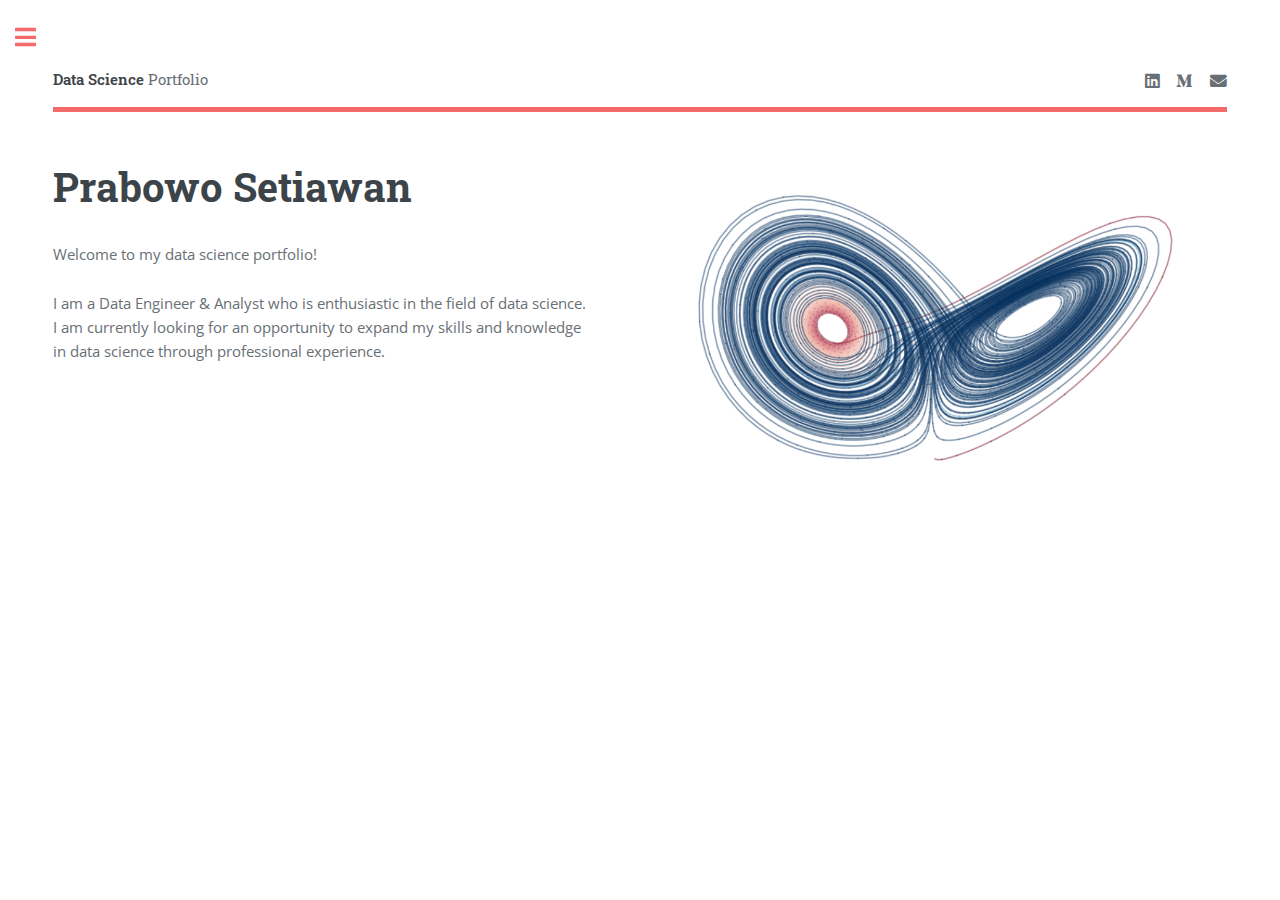
<file: index.html>
<!DOCTYPE HTML>
<!--
	Editorial by HTML5 UP
	html5up.net | @ajlkn
	Free for personal and commercial use under the CCA 3.0 license (html5up.net/license)
-->

<html>
	<head>
		<title>Prabowo Setiawan - Portfolio</title>
		<meta charset="utf-8" />
		<meta name="viewport" content="width=device-width, initial-scale=1, user-scalable=no" />
		<link rel="stylesheet" href="assets/css/main.css" />
	</head>
	<style>
		h1 {
			font-size: 300%;
		}
		p {
			font-size: 110%;
		}
	</style>
	<body class="is-preload">

		<!-- Wrapper -->
			<div id="wrapper">

				<!-- Main -->
					<div id="main">
						<div class="inner">

							<!-- Header -->
								<header id="header">
									<a href="index.html" class="logo"><strong>Data Science</strong> Portfolio</a>
									<ul class="icons">
										<li><a href="https://www.linkedin.com/in/prabowo-setiawan/" class="icon brands fa-linkedin"><span class="label">LinkedIn</span></a></li>
										<li><a href="https://medium.com/@prabowoas1002/" class="icon brands fa-medium-m"><span class="label">Medium</span></a></li>
										<li><a href="mailto:prabowo.ast@gmail.com" class="icon solid fa-envelope"><span class="label">Email</span></a></li>
									</ul>
								</header>

							<!-- Banner -->
								<section id="banner">
									<div class="content">
										<header>
											<h1>Prabowo Setiawan</h1>
										</header>
										<p>
											<h2></h2>
										</p>
										<p>Welcome to my data science portfolio! <br> <br>I am a Data Engineer & Analyst who is enthusiastic in the field of data science. I am currently looking for an opportunity to expand my skills and knowledge in data science through professional experience.</p>
									</div>
									<span class="image object">
										<img src="images/lorenz_ls.png" alt="" /> <!-- INSERT MPT GRAPH -->
									</span>
								</section>
						</div>
					</div>

				<!-- Sidebar -->
					<div id="sidebar">
						<div class="inner">
							<!-- Menu -->
								<nav id="menu">
									<header class="major">
										<h2>Menu</h2>
									</header>
									<ul>
										<li><a href="index.html">Home</a></li>
										<li><a href="about_me.html">About Me</a></li>
										<li><a href="resume.html">Resume</a></li>
										<li>
											<span class="opener">Projects</span>
											<ul>
												<li><a href="starbucks.html">Starbucks Customer Behavior - Rewards App</a></li>
												<li><a href="infogan.html">InfoGAN - Study on MNIST Dataset</a></li>
											</ul>
										</li>
									</ul>
								</nav>

							<!-- Footer -->
								<footer id="footer">
									<p class="copyright">&copy; HTML5 UP. All rights reserved. <a href="https://html5up.net">HTML5 UP</a>.</p>
								</footer>

						</div>
					</div>

			</div>

		<!-- Scripts -->
			<script src="assets/js/jquery.min.js"></script>
			<script src="assets/js/browser.min.js"></script>
			<script src="assets/js/breakpoints.min.js"></script>
			<script src="assets/js/util.js"></script>
			<script src="assets/js/main.js"></script>

	</body>
</html>
</file>
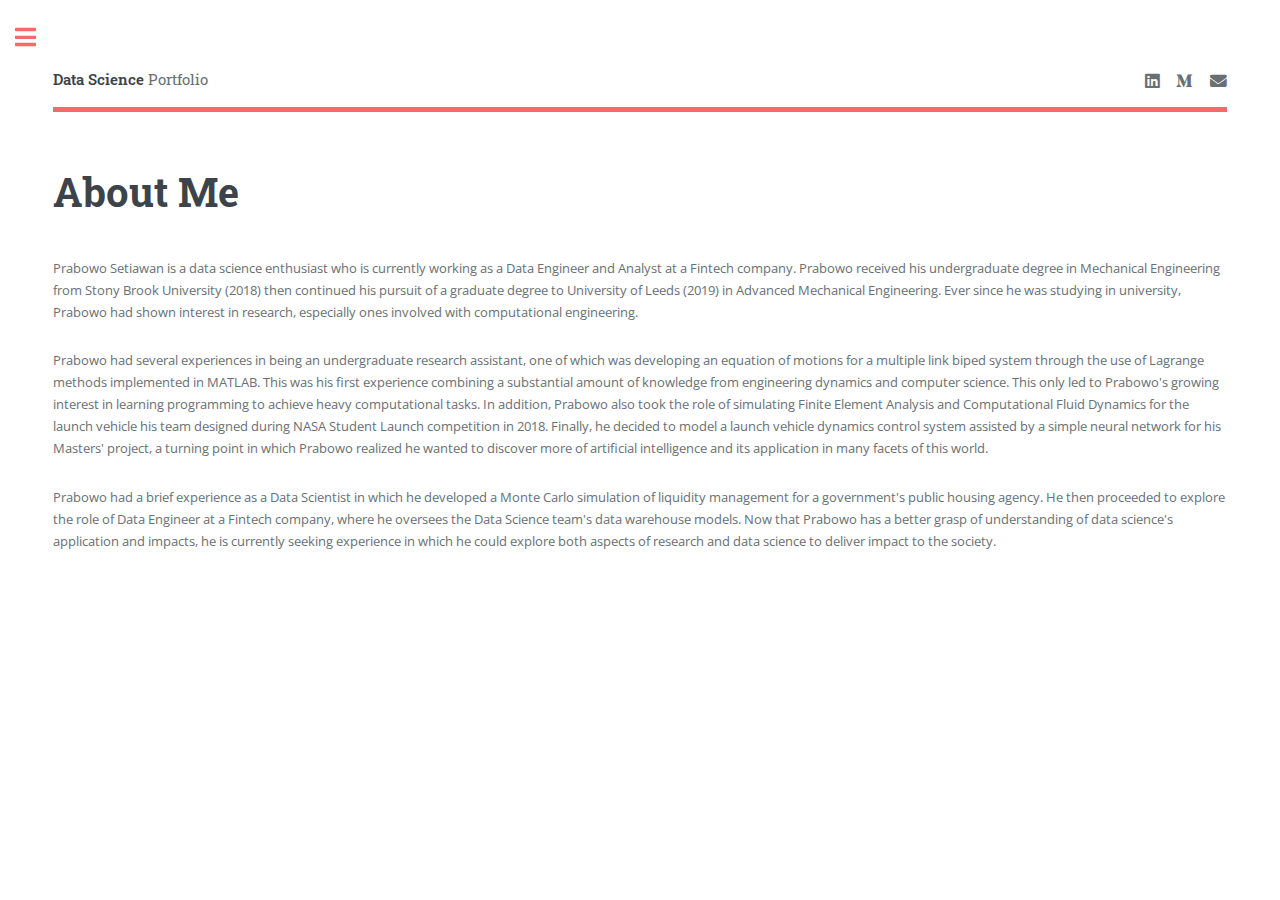
<file: about_me.html>
<!DOCTYPE HTML>
<!--
	Editorial by HTML5 UP
	html5up.net | @ajlkn
	Free for personal and commercial use under the CCA 3.0 license (html5up.net/license)
-->
<html>
	<head>
		<title>Prabowo Setiawan - About Me</title>
		<meta charset="utf-8" />
		<meta name="viewport" content="width=device-width, initial-scale=1, user-scalable=no" />
		<link rel="stylesheet" href="assets/css/main.css" />
	</head>
	<style>
		h1 {
			font-size: 300%;
		}
	</style>
	<body class="is-preload">
		<!-- Wrapper -->
			<div id="wrapper">

				<!-- Main -->
					<div id="main">
						<div class="inner">

							<!-- Header -->
								<header id="header">
									<a href="index.html" class="logo"><strong>Data Science</strong> Portfolio</a>
									<ul class="icons">
										<li><a href="https://www.linkedin.com/in/prabowo-setiawan/" class="icon brands fa-linkedin"><span class="label">LinkedIn</span></a></li>
										<li><a href="https://medium.com/@prabowoas1002/" class="icon brands fa-medium-m"><span class="label">Medium</span></a></li>
										<li><a href="mailto:prabowo.ast@gmail.com" class="icon solid fa-envelope"><span class="label">Email</span></a></li>
									</ul>
								</header>

							<!-- Content -->
								<section>
									<header class="main">
										<h1>About Me</h1>
									</header>
									<!--span class="image main"><img src="images/pic11.jpg" alt="" /></span-->
									<p>
										Prabowo Setiawan is a data science enthusiast who is currently working as a Data Engineer and Analyst at a Fintech company. Prabowo received his undergraduate degree in Mechanical Engineering from Stony Brook University (2018) then continued his pursuit of a graduate degree to University of Leeds (2019) in Advanced Mechanical Engineering. Ever since he was studying in university, Prabowo had shown interest in research, especially ones involved with computational engineering.
									</p>
									<p>
										Prabowo had several experiences in being an undergraduate research assistant, one of which was developing an equation of motions for a multiple link biped system through the use of Lagrange methods implemented in MATLAB. This was his first experience combining a substantial amount of knowledge from engineering dynamics and computer science. This only led to Prabowo's growing interest in learning programming to achieve heavy computational tasks. 
										In addition, Prabowo also took the role of simulating Finite Element Analysis and Computational Fluid Dynamics for the launch vehicle his team designed during NASA Student Launch competition in 2018. Finally, he decided to model a launch vehicle dynamics control system assisted by a simple neural network for his Masters' project, a turning point in which Prabowo realized he wanted to discover more of artificial intelligence and its application in many facets of this world.
									</p>
									<p>
										Prabowo had a brief experience as a Data Scientist in which he developed a Monte Carlo simulation of liquidity management for a government's public housing agency. He then proceeded to explore the role of Data Engineer at a Fintech company, where he oversees the Data Science team's data warehouse models. Now that Prabowo has a better grasp of understanding of data science's application and impacts, he is currently seeking experience in which he could explore both aspects of research and data science to deliver impact to the society. 
									</p>

									<!--hr class="major" />

									<h2>Magna etiam veroeros</h2>
									<p>Content</p>
									<p>Content</p-->
								</section>
						</div>
					</div>

				<!-- Sidebar -->
				<div id="sidebar">
					<div class="inner">
						<!-- Menu -->
							<nav id="menu">
								<header class="major">
									<h2>Menu</h2>
								</header>
								<ul>
									<li><a href="index.html">Home</a></li>
									<li><a href="about_me.html">About Me</a></li>
									<li><a href="resume.html">Resume</a></li>
									<li>
										<span class="opener">Projects</span>
										<ul>
											<li><a href="starbucks.html">Starbucks Customer Behavior - Rewards App</a></li>
											<li><a href="infogan.html">InfoGAN - Study on MNIST Dataset</a></li>
										</ul>
									</li>
								</ul>
							</nav>

						<!-- Footer -->
							<footer id="footer">
								<p class="copyright">&copy; HTML5 UP. All rights reserved. <a href="https://html5up.net">HTML5 UP</a>.</p>
							</footer>

					</div>
				</div>

			</div>

		<!-- Scripts -->
			<script src="assets/js/jquery.min.js"></script>
			<script src="assets/js/browser.min.js"></script>
			<script src="assets/js/breakpoints.min.js"></script>
			<script src="assets/js/util.js"></script>
			<script src="assets/js/main.js"></script>

	</body>
</html>
</file>
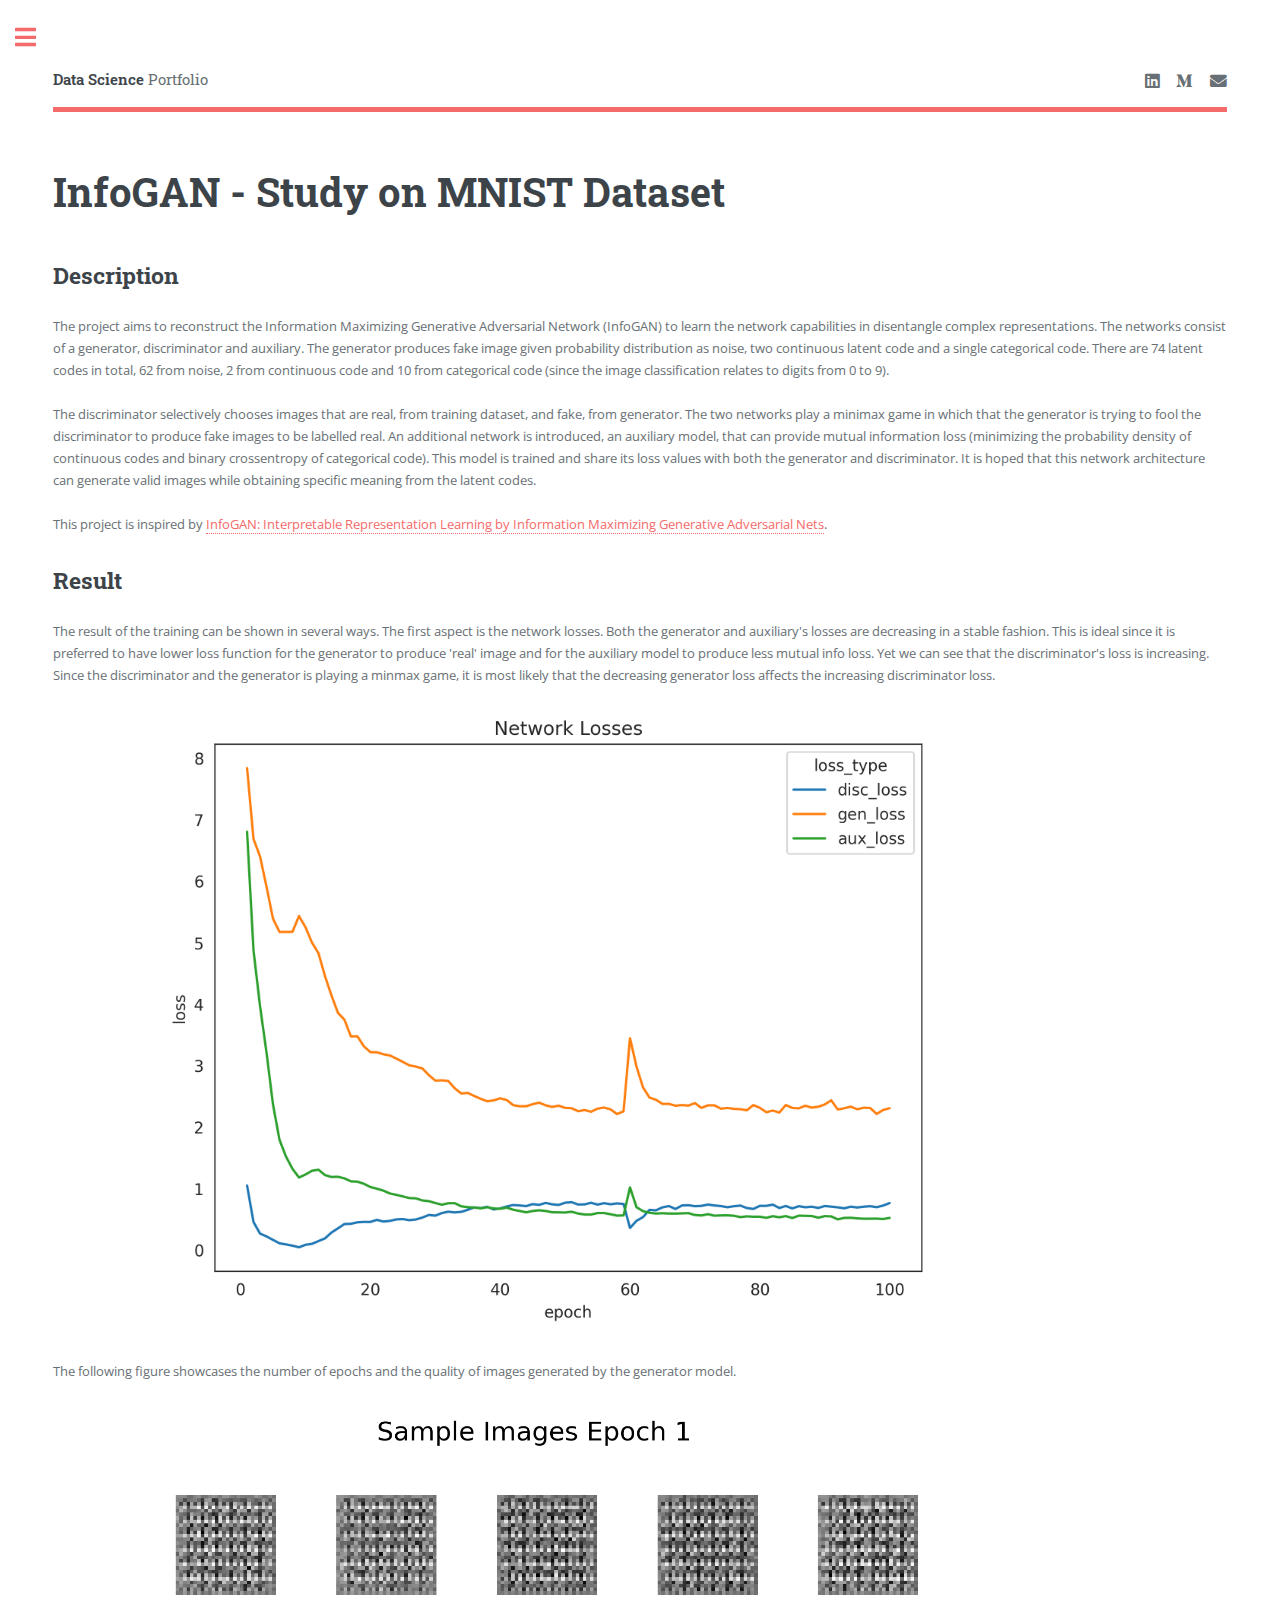
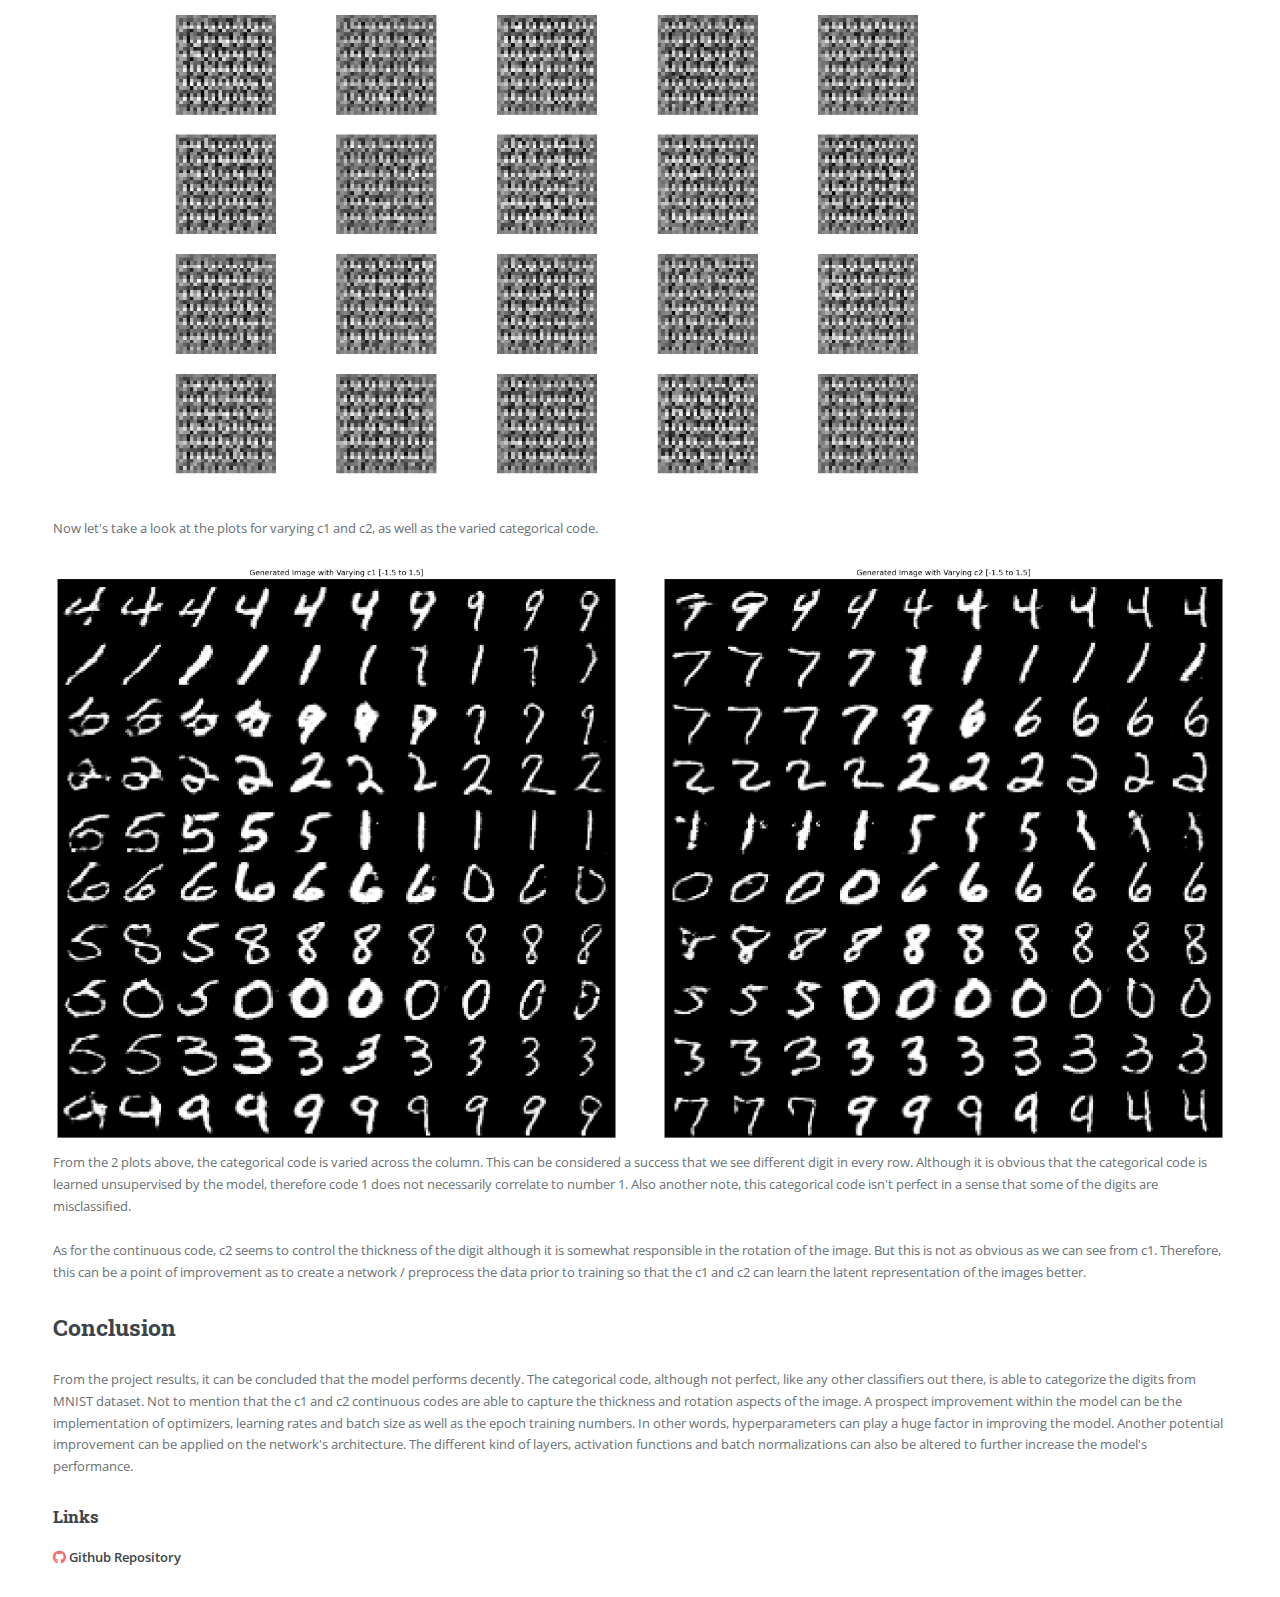
<file: infogan.html>
<!DOCTYPE HTML>
<!--
	Editorial by HTML5 UP
	html5up.net | @ajlkn
	Free for personal and commercial use under the CCA 3.0 license (html5up.net/license)
-->
<html>
	<head>
		<title>InfoGAN - Study on MNIST Dataset</title>
		<meta charset="utf-8" />
		<meta name="viewport" content="width=device-width, initial-scale=1, user-scalable=no" />
		<link rel="stylesheet" href="assets/css/main.css" />
	</head>
	<style>
		h1 {
			font-size: 300%;
		}
	</style>
	<body class="is-preload">
		<!-- Wrapper -->
			<div id="wrapper">

				<!-- Main -->
					<div id="main">
						<div class="inner">

							<!-- Header -->
								<header id="header">
									<a href="index.html" class="logo"><strong>Data Science</strong> Portfolio</a>
									<ul class="icons">
										<li><a href="https://www.linkedin.com/in/prabowo-setiawan/" class="icon brands fa-linkedin"><span class="label">LinkedIn</span></a></li>
										<li><a href="https://medium.com/@prabowoas1002/" class="icon brands fa-medium-m"><span class="label">Medium</span></a></li>
										<li><a href="mailto:prabowo.ast@gmail.com" class="icon solid fa-envelope"><span class="label">Email</span></a></li>
									</ul>
								</header>
							<!-- Content -->
								<section>
									<header class="main">
										<h1>InfoGAN - Study on MNIST Dataset</h1>
									</header>

									<h2>Description</h2>
									<p>
										The project aims to reconstruct the Information Maximizing Generative Adversarial Network (InfoGAN) to learn the network capabilities in disentangle complex representations. The networks consist of a generator, discriminator and auxiliary. The generator produces fake image given probability distribution as noise, two continuous latent code and a single categorical code. There are 74 latent codes in total, 62 from noise, 2 from continuous code and 10 from categorical code (since the image classification relates to digits from 0 to 9). <br></br>

                                        The discriminator selectively chooses images that are real, from training dataset, and fake, from generator. The two networks play a minimax game in which that the generator is trying to fool the discriminator to produce fake images to be labelled real. An additional network is introduced, an auxiliary model, that can provide mutual information loss (minimizing the probability density of continuous codes and binary crossentropy of categorical code). This model is trained and share its loss values with both the generator and discriminator. It is hoped that this network architecture can generate valid images while obtaining specific meaning from the latent codes. <br></br>

                                        This project is inspired by <a href='https://arxiv.org/abs/1606.03657'>InfoGAN: Interpretable Representation Learning by Information Maximizing Generative Adversarial Nets</a>.
                                    </p>
									<h2>Result</h2>
                                    <p>
                                        The result of the training can be shown in several ways. The first aspect is the network losses. Both the generator and auxiliary's losses are decreasing in a stable fashion. This is ideal since it is preferred to have lower loss function for the generator to produce 'real' image and for the auxiliary model to produce less mutual info loss. Yet we can see that the discriminator's loss is increasing. Since the discriminator and the generator is playing a minmax game, it is most likely that the decreasing generator loss affects the increasing discriminator loss. <br></br>

                                        <span class="image mid"><img src="images/network_losses.png" alt="" /></span> <br></br>

                                        The following figure showcases the number of epochs and the quality of images generated by the generator model. <br></br>

                                        <span class="image mid"><img src="images/train_result.gif" alt="" /></span> <br></br>

                                        Now let's take a look at the plots for varying c1 and c2, as well as the varied categorical code. <br></br>

                                        <span class="image left"><img src="images/generated_vary_c1.png" alt="" /></span> 
                                        <span class="image right"><img src="images/generated_vary_c2.png" alt="" /></span>

                                        From the 2 plots above, the categorical code is varied across the column. This can be considered a success that we see different digit in every row. Although it is obvious that the categorical code is learned unsupervised by the model, therefore code 1 does not necessarily correlate to number 1. Also another note, this categorical code isn't perfect in a sense that some of the digits are misclassified. <br></br>

                                        As for the continuous code, c2 seems to control the thickness of the digit although it is somewhat responsible in the rotation of the image. But this is not as obvious as we can see from c1. Therefore, this can be a point of improvement as to create a network / preprocess the data prior to training so that the c1 and c2 can learn the latent representation of the images better.
                                    </p>

									<h2>Conclusion</h2>

									<p>
										From the project results, it can be concluded that the model performs decently. The categorical code, although not perfect, like any other classifiers out there, is able to categorize the digits from MNIST dataset. Not to mention that the c1 and c2 continuous codes are able to capture the thickness and rotation aspects of the image. A prospect improvement within the model can be the implementation of optimizers, learning rates and batch size as well as the epoch training numbers. In other words, hyperparameters can play a huge factor in improving the model. Another potential improvement can be applied on the network's architecture. The different kind of layers, activation functions and batch normalizations can also be altered to further increase the model's performance.
									</p>
									
									<h3>Links</h3>
									<a href="https://github.com/prabowst/infogan" class="icon brands fa-github"><span class="label">Github</span><strong> Github Repository</strong></a>
									<!--hr class="major" />

									<h2>Magna etiam veroeros</h2>
									<p>Content</p>
									<p>Content</p-->
								</section>
						</div>
					</div>

				<!-- Sidebar -->
				<div id="sidebar">
					<div class="inner">
						<!-- Menu -->
							<nav id="menu">
								<header class="major">
									<h2>Menu</h2>
								</header>
								<ul>
									<li><a href="index.html">Home</a></li>
									<li><a href="about_me.html">About Me</a></li>
									<li><a href="resume.html">Resume</a></li>
									<li>
										<span class="opener">Projects</span>
										<ul>
											<li><a href="starbucks.html">Starbucks Customer Behavior - Rewards App</a></li>
											<li><a href="infogan.html">InfoGAN - Study on MNIST Dataset</a></li>
										</ul>
									</li>
								</ul>
							</nav>

						<!-- Footer -->
							<footer id="footer">
								<p class="copyright">&copy; HTML5 UP. All rights reserved. <a href="https://html5up.net">HTML5 UP</a>.</p>
							</footer>

					</div>
				</div>

			</div>

		<!-- Scripts -->
			<script src="assets/js/jquery.min.js"></script>
			<script src="assets/js/browser.min.js"></script>
			<script src="assets/js/breakpoints.min.js"></script>
			<script src="assets/js/util.js"></script>
			<script src="assets/js/main.js"></script>

	</body>
</html>
</file>
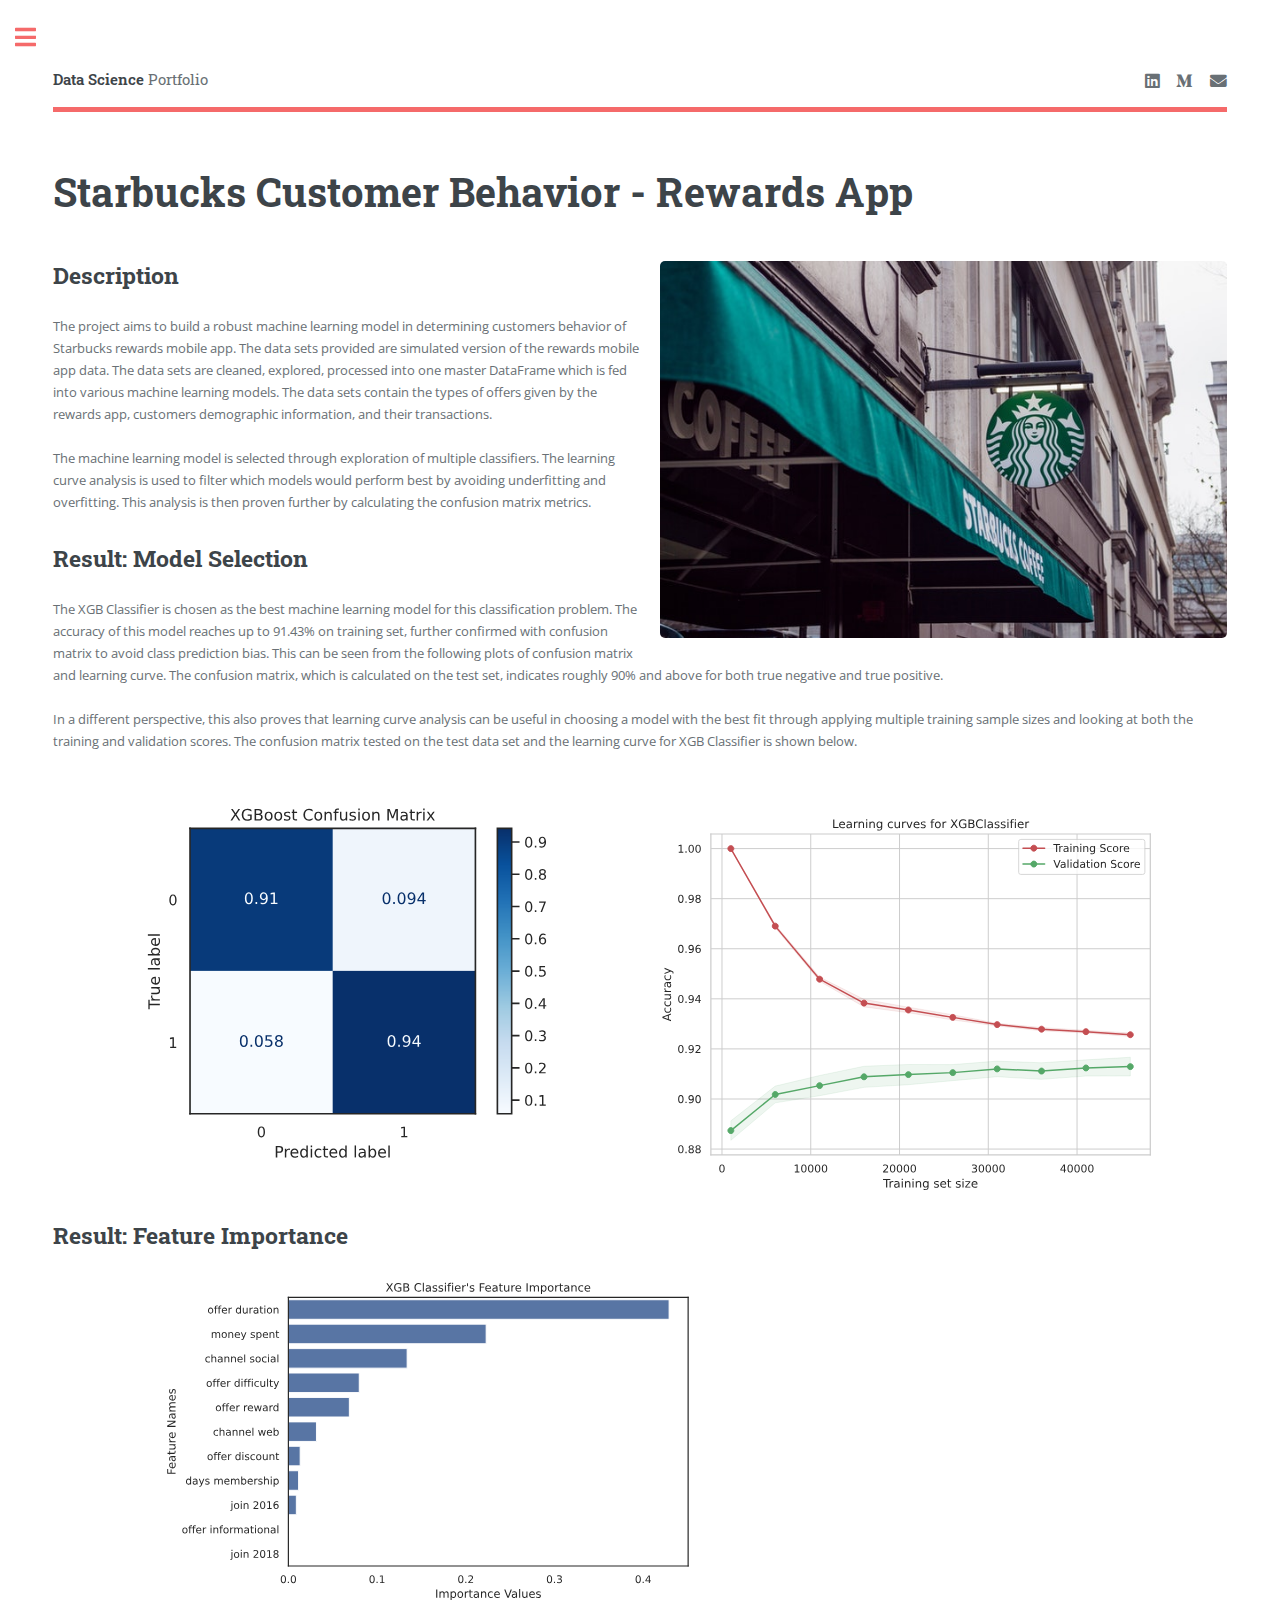
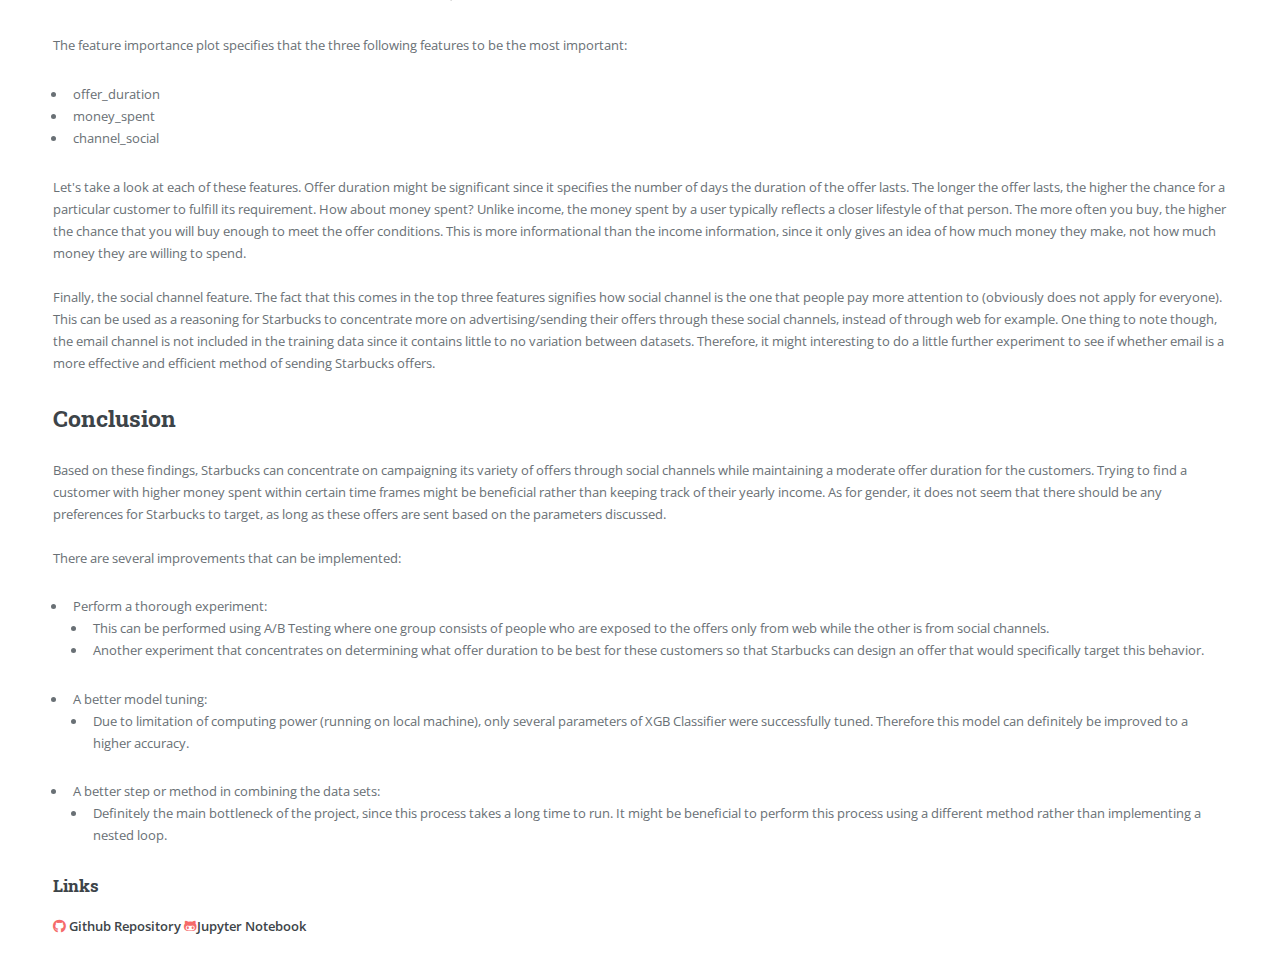
<file: starbucks.html>
<!DOCTYPE HTML>
<!--
	Editorial by HTML5 UP
	html5up.net | @ajlkn
	Free for personal and commercial use under the CCA 3.0 license (html5up.net/license)
-->
<html>
	<head>
		<title>Starbucks Customer Behavior - Rewards App</title>
		<meta charset="utf-8" />
		<meta name="viewport" content="width=device-width, initial-scale=1, user-scalable=no" />
		<link rel="stylesheet" href="assets/css/main.css" />
	</head>
	<style>
		h1 {
			font-size: 300%;
		}
	</style>
	<body class="is-preload">
		<!-- Wrapper -->
			<div id="wrapper">

				<!-- Main -->
					<div id="main">
						<div class="inner">

							<!-- Header -->
								<header id="header">
									<a href="index.html" class="logo"><strong>Data Science</strong> Portfolio</a>
									<ul class="icons">
										<li><a href="https://www.linkedin.com/in/prabowo-setiawan/" class="icon brands fa-linkedin"><span class="label">LinkedIn</span></a></li>
										<li><a href="https://medium.com/@prabowoas1002/" class="icon brands fa-medium-m"><span class="label">Medium</span></a></li>
										<li><a href="mailto:prabowo.ast@gmail.com" class="icon solid fa-envelope"><span class="label">Email</span></a></li>
									</ul>
								</header>
							<!-- Content -->
								<section>
									<header class="main">
										<h1>Starbucks Customer Behavior - Rewards App</h1>
									</header>
									<span class="image right title"><img src="images/starbucks.jpg" alt="" /></span>
									<h2>Description</h2>
									<p>
										The project aims to build a robust machine learning model in determining customers behavior of Starbucks rewards mobile app. The data sets provided are simulated version of the rewards mobile app data. The data sets are cleaned, explored, processed into one master DataFrame which is fed into various machine learning models. The data sets contain the types of offers given by the rewards app, customers demographic information, and their transactions. <br></br>

										The machine learning model is selected through exploration of multiple classifiers. The learning curve analysis is used to filter which models would perform best by avoiding underfitting and overfitting. This analysis is then proven further by calculating the confusion matrix metrics.
                                    </p>
									<h2>Result: Model Selection</h2>
                                    <p>
										The XGB Classifier is chosen as the best machine learning model for this classification problem. The accuracy of this model reaches up to 91.43% on training set, further confirmed with confusion matrix to avoid class prediction bias. This can be seen from the following plots of confusion matrix and learning curve. The confusion matrix, which is calculated on the test set, indicates roughly 90% and above for both true negative and true positive. <br></br>
										
										In a different perspective, this also proves that learning curve analysis can be useful in choosing a model with the best fit through applying multiple training sample sizes and looking at both the training and validation scores. The confusion matrix tested on the test data set and the learning curve for XGB Classifier is shown below.
                                    </p>

                                    <span class="image left"><img src="images/confusion_matrix.svg" alt="" /></span>
									<span class="image left"><img src="images/learning_curve_xgbclassifier.svg" alt="" /></span>

									<h2>Result: Feature Importance</h2>

									<p>
										<span class="image mid"><img src="images/XGB_feature_importance.svg" alt="" /></span> <br></br>
										The feature importance plot specifies that the three following features to be the most important: 
										<ul>
											<li>offer_duration</li>
											<li>money_spent</li>
											<li>channel_social</li>
										</ul>

										Let's take a look at each of these features. Offer duration might be significant since it specifies the number of days the duration of the offer lasts. The longer the offer lasts, the higher the chance for a particular customer to fulfill its requirement. How about money spent? Unlike income, the money spent by a user typically reflects a closer lifestyle of that person. The more often you buy, the higher the chance that you will buy enough to meet the offer conditions. This is more informational than the income information, since it only gives an idea of how much money they make, not how much money they are willing to spend. <br></br>

										Finally, the social channel feature. The fact that this comes in the top three features signifies how social channel is the one that people pay more attention to (obviously does not apply for everyone). This can be used as a reasoning for Starbucks to concentrate more on advertising/sending their offers through these social channels, instead of through web for example. One thing to note though, the email channel is not included in the training data since it contains little to no variation between datasets. Therefore, it might interesting to do a little further experiment to see if whether email is a more effective and efficient method of sending Starbucks offers.
									</p>

									<h2>Conclusion</h2>

									<p>
										Based on these findings, Starbucks can concentrate on campaigning its variety of offers through social channels while maintaining a moderate offer duration for the customers. Trying to find a customer with higher money spent within certain time frames might be beneficial rather than keeping track of their yearly income. As for gender, it does not seem that there should be any preferences for Starbucks to target, as long as these offers are sent based on the parameters discussed. <br></br>

										There are several improvements that can be implemented: 

										<ul>
											<li>Perform a thorough experiment:
												<ul>
													<li>
														This can be performed using A/B Testing where one group consists of people who are exposed to the offers only from web while the other is from social channels.
													</li>
													<li>
														Another experiment that concentrates on determining what offer duration to be best for these customers so that Starbucks can design an offer that would specifically target this behavior.
													</li>
												</ul>
											</li>
											<li>A better model tuning:
												<ul>
													<li>
														Due to limitation of computing power (running on local machine), only several parameters of XGB Classifier were successfully tuned. Therefore this model can definitely be improved to a higher accuracy.
													</li>
												</ul>
											</li>
											<li>A better step or method in combining the data sets:
												<ul>
													<li>
														Definitely the main bottleneck of the project, since this process takes a long time to run. It might be beneficial to perform this process using a different method rather than implementing a nested loop.
													</li>
												</ul>
											</li>
										</ul>
									</p>
									
									<h3>Links</h3>
									<a href="https://github.com/prabowst/starbucks-customer-behavior" class="icon brands fa-github"><span class="label">Github</span><strong> Github Repository</strong></a>
									<a href="projects_html/starbucks_customer_behavior.html" class="icon brands fa-github-alt"><span class="label"></span><strong>Jupyter Notebook</strong></a>
									<!--hr class="major" />

									<h2>Magna etiam veroeros</h2>
									<p>Content</p>
									<p>Content</p-->
								</section>
						</div>
					</div>

				<!-- Sidebar -->
				<div id="sidebar">
					<div class="inner">
						<!-- Menu -->
							<nav id="menu">
								<header class="major">
									<h2>Menu</h2>
								</header>
								<ul>
									<li><a href="index.html">Home</a></li>
									<li><a href="about_me.html">About Me</a></li>
									<li><a href="resume.html">Resume</a></li>
									<li>
										<span class="opener">Projects</span>
										<ul>
											<li><a href="starbucks.html">Starbucks Customer Behavior - Rewards App</a></li>
											<li><a href="infogan.html">InfoGAN - Study on MNIST Dataset</a></li>
										</ul>
									</li>
								</ul>
							</nav>

						<!-- Footer -->
							<footer id="footer">
								<p class="copyright">&copy; HTML5 UP. All rights reserved. <a href="https://html5up.net">HTML5 UP</a>.</p>
							</footer>

					</div>
				</div>

			</div>

		<!-- Scripts -->
			<script src="assets/js/jquery.min.js"></script>
			<script src="assets/js/browser.min.js"></script>
			<script src="assets/js/breakpoints.min.js"></script>
			<script src="assets/js/util.js"></script>
			<script src="assets/js/main.js"></script>

	</body>
</html>
</file>
<file: assets/css/main.css>
@import url(fontawesome-all.min.css);
@import url("https://fonts.googleapis.com/css?family=Open+Sans:400,600,400italic,600italic|Roboto+Slab:400,700");
/*
	Editorial by HTML5 UP
	html5up.net | @ajlkn
	Free for personal and commercial use under the CCA 3.0 license (html5up.net/license)
*/
html, body, div, span, applet, object,
iframe, h1, h2, h3, h4, h5, h6, p, blockquote,
pre, a, abbr, acronym, address, big, cite,
code, del, dfn, em, img, ins, kbd, q, s, samp,
small, strike, strong, sub, sup, tt, var, b,
u, i, center, dl, dt, dd, ol, ul, li, fieldset,
form, label, legend, table, caption, tbody,
tfoot, thead, tr, th, td, article, aside,
canvas, details, embed, figure, figcaption,
footer, header, hgroup, menu, nav, output, ruby,
section, summary, time, mark, audio, video {
  margin: 0;
  padding: 0;
  border: 0;
  font-size: 100%;
  font: inherit;
  vertical-align: baseline; }

article, aside, details, figcaption, figure,
footer, header, hgroup, menu, nav, section {
  display: block; }

body {
  line-height: 1; }

ol, ul {
  list-style: none; }

blockquote, q {
  quotes: none; }
  blockquote:before, blockquote:after, q:before, q:after {
    content: '';
    content: none; }

table {
  border-collapse: collapse;
  border-spacing: 0; }

body {
  -webkit-text-size-adjust: none; }

mark {
  background-color: transparent;
  color: inherit; }

input::-moz-focus-inner {
  border: 0;
  padding: 0; }

input, select, textarea {
  -moz-appearance: none;
  -webkit-appearance: none;
  -ms-appearance: none;
  appearance: none; }

/* Basic */
@-ms-viewport {
  width: device-width; }

body {
  -ms-overflow-style: scrollbar; }

@media screen and (max-width: 480px) {
  html, body {
    min-width: 320px; } }

html {
  box-sizing: border-box; }

*, *:before, *:after {
  box-sizing: inherit; }

body {
  background: #ffffff; }
  body.is-preload *, body.is-preload *:before, body.is-preload *:after, body.is-resizing *, body.is-resizing *:before, body.is-resizing *:after {
    -moz-animation: none !important;
    -webkit-animation: none !important;
    -ms-animation: none !important;
    animation: none !important;
    -moz-transition: none !important;
    -webkit-transition: none !important;
    -ms-transition: none !important;
    transition: none !important; }

/* Type #7f888f */
body, input, select, textarea {
  color: #697075;
  font-family: "Open Sans", sans-serif;
  font-size: 13pt;
  font-weight: 400;
  line-height: 1.65; }
  @media screen and (max-width: 1680px) {
    body, input, select, textarea {
      font-size: 11pt; } }
  @media screen and (max-width: 1280px) {
    body, input, select, textarea {
      font-size: 10pt; } }
  @media screen and (max-width: 360px) {
    body, input, select, textarea {
      font-size: 9pt; } }

a {
  -moz-transition: color 0.2s ease-in-out, border-bottom-color 0.2s ease-in-out;
  -webkit-transition: color 0.2s ease-in-out, border-bottom-color 0.2s ease-in-out;
  -ms-transition: color 0.2s ease-in-out, border-bottom-color 0.2s ease-in-out;
  transition: color 0.2s ease-in-out, border-bottom-color 0.2s ease-in-out;
  border-bottom: dotted 1px;
  color: #f56a6a;
  text-decoration: none; }
  a:hover {
    border-bottom-color: #f56a6a;
    color: #f56a6a !important; }
    a:hover strong {
      color: inherit; }

strong, b {
  color: #3d4449;
  font-weight: 600; }

em, i {
  font-style: italic; }

p {
  margin: 0 0 2em 0; }

h1, h2, h3, h4, h5, h6 {
  color: #3d4449;
  font-family: "Roboto Slab", serif;
  font-weight: 700;
  line-height: 1.5;
  margin: 0 0 1em 0; }
  h1 a, h2 a, h3 a, h4 a, h5 a, h6 a {
    color: inherit;
    text-decoration: none;
    border-bottom: 0; }

h1 {
  font-size: 4em;
  margin: 0 0 0.5em 0;
  line-height: 1.3; }

h2 {
  font-size: 1.75em; }

h3 {
  font-size: 1.25em; }

h4 {
  font-size: 1.1em; }

h5 {
  font-size: 0.9em; }

h6 {
  font-size: 0.7em; }

@media screen and (max-width: 1680px) {
  h1 {
    font-size: 3.5em; } }

@media screen and (max-width: 980px) {
  h1 {
    font-size: 3.25em; } }

@media screen and (max-width: 736px) {
  h1 {
    font-size: 2em;
    line-height: 1.4; }
  h2 {
    font-size: 1.5em; } }

sub {
  font-size: 0.8em;
  position: relative;
  top: 0.5em; }

sup {
  font-size: 0.8em;
  position: relative;
  top: -0.5em; }

blockquote {
  border-left: solid 3px rgba(210, 215, 217, 0.75);
  font-style: italic;
  margin: 0 0 2em 0;
  padding: 0.5em 0 0.5em 2em; }

code {
  background: rgba(230, 235, 237, 0.25);
  border-radius: 0.375em;
  border: solid 1px rgba(210, 215, 217, 0.75);
  font-family: "Courier New", monospace;
  font-size: 0.9em;
  margin: 0 0.25em;
  padding: 0.25em 0.65em; }

pre {
  -webkit-overflow-scrolling: touch;
  font-family: "Courier New", monospace;
  font-size: 0.9em;
  margin: 0 0 2em 0; }
  pre code {
    display: block;
    line-height: 1.75;
    padding: 1em 1.5em;
    overflow-x: auto; }

hr {
  border: 0;
  border-bottom: solid 1px rgba(210, 215, 217, 0.75);
  margin: 2em 0; }
  hr.major {
    margin: 3em 0; }

.align-left {
  text-align: left; }

.align-center {
  text-align: center; }

.align-right {
  text-align: right; }

/* Row */
.row {
  display: flex;
  flex-wrap: wrap;
  box-sizing: border-box;
  align-items: stretch; }
  .row > * {
    box-sizing: border-box; }
  .row.gtr-uniform > * > :last-child {
    margin-bottom: 0; }
  .row.aln-left {
    justify-content: flex-start; }
  .row.aln-center {
    justify-content: center; }
  .row.aln-right {
    justify-content: flex-end; }
  .row.aln-top {
    align-items: flex-start; }
  .row.aln-middle {
    align-items: center; }
  .row.aln-bottom {
    align-items: flex-end; }
  .row > .imp {
    order: -1; }
  .row > .col-1 {
    width: 8.33333%; }
  .row > .off-1 {
    margin-left: 8.33333%; }
  .row > .col-2 {
    width: 16.66667%; }
  .row > .off-2 {
    margin-left: 16.66667%; }
  .row > .col-3 {
    width: 25%; }
  .row > .off-3 {
    margin-left: 25%; }
  .row > .col-4 {
    width: 33.33333%; }
  .row > .off-4 {
    margin-left: 33.33333%; }
  .row > .col-5 {
    width: 41.66667%; }
  .row > .off-5 {
    margin-left: 41.66667%; }
  .row > .col-6 {
    width: 50%; }
  .row > .off-6 {
    margin-left: 50%; }
  .row > .col-7 {
    width: 58.33333%; }
  .row > .off-7 {
    margin-left: 58.33333%; }
  .row > .col-8 {
    width: 66.66667%; }
  .row > .off-8 {
    margin-left: 66.66667%; }
  .row > .col-9 {
    width: 75%; }
  .row > .off-9 {
    margin-left: 75%; }
  .row > .col-10 {
    width: 83.33333%; }
  .row > .off-10 {
    margin-left: 83.33333%; }
  .row > .col-11 {
    width: 91.66667%; }
  .row > .off-11 {
    margin-left: 91.66667%; }
  .row > .col-12 {
    width: 100%; }
  .row > .off-12 {
    margin-left: 100%; }
  .row.gtr-0 {
    margin-top: 0;
    margin-left: 0em; }
    .row.gtr-0 > * {
      padding: 0 0 0 0em; }
    .row.gtr-0.gtr-uniform {
      margin-top: 0em; }
      .row.gtr-0.gtr-uniform > * {
        padding-top: 0em; }
  .row.gtr-25 {
    margin-top: 0;
    margin-left: -0.375em; }
    .row.gtr-25 > * {
      padding: 0 0 0 0.375em; }
    .row.gtr-25.gtr-uniform {
      margin-top: -0.375em; }
      .row.gtr-25.gtr-uniform > * {
        padding-top: 0.375em; }
  .row.gtr-50 {
    margin-top: 0;
    margin-left: -0.75em; }
    .row.gtr-50 > * {
      padding: 0 0 0 0.75em; }
    .row.gtr-50.gtr-uniform {
      margin-top: -0.75em; }
      .row.gtr-50.gtr-uniform > * {
        padding-top: 0.75em; }
  .row {
    margin-top: 0;
    margin-left: -1.5em; }
    .row > * {
      padding: 0 0 0 1.5em; }
    .row.gtr-uniform {
      margin-top: -1.5em; }
      .row.gtr-uniform > * {
        padding-top: 1.5em; }
  .row.gtr-150 {
    margin-top: 0;
    margin-left: -2.25em; }
    .row.gtr-150 > * {
      padding: 0 0 0 2.25em; }
    .row.gtr-150.gtr-uniform {
      margin-top: -2.25em; }
      .row.gtr-150.gtr-uniform > * {
        padding-top: 2.25em; }
  .row.gtr-200 {
    margin-top: 0;
    margin-left: -3em; }
    .row.gtr-200 > * {
      padding: 0 0 0 3em; }
    .row.gtr-200.gtr-uniform {
      margin-top: -3em; }
      .row.gtr-200.gtr-uniform > * {
        padding-top: 3em; }
  @media screen and (max-width: 1680px) {
    .row {
      display: flex;
      flex-wrap: wrap;
      box-sizing: border-box;
      align-items: stretch; }
      .row > * {
        box-sizing: border-box; }
      .row.gtr-uniform > * > :last-child {
        margin-bottom: 0; }
      .row.aln-left {
        justify-content: flex-start; }
      .row.aln-center {
        justify-content: center; }
      .row.aln-right {
        justify-content: flex-end; }
      .row.aln-top {
        align-items: flex-start; }
      .row.aln-middle {
        align-items: center; }
      .row.aln-bottom {
        align-items: flex-end; }
      .row > .imp-xlarge {
        order: -1; }
      .row > .col-1-xlarge {
        width: 8.33333%; }
      .row > .off-1-xlarge {
        margin-left: 8.33333%; }
      .row > .col-2-xlarge {
        width: 16.66667%; }
      .row > .off-2-xlarge {
        margin-left: 16.66667%; }
      .row > .col-3-xlarge {
        width: 25%; }
      .row > .off-3-xlarge {
        margin-left: 25%; }
      .row > .col-4-xlarge {
        width: 33.33333%; }
      .row > .off-4-xlarge {
        margin-left: 33.33333%; }
      .row > .col-5-xlarge {
        width: 41.66667%; }
      .row > .off-5-xlarge {
        margin-left: 41.66667%; }
      .row > .col-6-xlarge {
        width: 50%; }
      .row > .off-6-xlarge {
        margin-left: 50%; }
      .row > .col-7-xlarge {
        width: 58.33333%; }
      .row > .off-7-xlarge {
        margin-left: 58.33333%; }
      .row > .col-8-xlarge {
        width: 66.66667%; }
      .row > .off-8-xlarge {
        margin-left: 66.66667%; }
      .row > .col-9-xlarge {
        width: 75%; }
      .row > .off-9-xlarge {
        margin-left: 75%; }
      .row > .col-10-xlarge {
        width: 83.33333%; }
      .row > .off-10-xlarge {
        margin-left: 83.33333%; }
      .row > .col-11-xlarge {
        width: 91.66667%; }
      .row > .off-11-xlarge {
        margin-left: 91.66667%; }
      .row > .col-12-xlarge {
        width: 100%; }
      .row > .off-12-xlarge {
        margin-left: 100%; }
      .row.gtr-0 {
        margin-top: 0;
        margin-left: 0em; }
        .row.gtr-0 > * {
          padding: 0 0 0 0em; }
        .row.gtr-0.gtr-uniform {
          margin-top: 0em; }
          .row.gtr-0.gtr-uniform > * {
            padding-top: 0em; }
      .row.gtr-25 {
        margin-top: 0;
        margin-left: -0.375em; }
        .row.gtr-25 > * {
          padding: 0 0 0 0.375em; }
        .row.gtr-25.gtr-uniform {
          margin-top: -0.375em; }
          .row.gtr-25.gtr-uniform > * {
            padding-top: 0.375em; }
      .row.gtr-50 {
        margin-top: 0;
        margin-left: -0.75em; }
        .row.gtr-50 > * {
          padding: 0 0 0 0.75em; }
        .row.gtr-50.gtr-uniform {
          margin-top: -0.75em; }
          .row.gtr-50.gtr-uniform > * {
            padding-top: 0.75em; }
      .row {
        margin-top: 0;
        margin-left: -1.5em; }
        .row > * {
          padding: 0 0 0 1.5em; }
        .row.gtr-uniform {
          margin-top: -1.5em; }
          .row.gtr-uniform > * {
            padding-top: 1.5em; }
      .row.gtr-150 {
        margin-top: 0;
        margin-left: -2.25em; }
        .row.gtr-150 > * {
          padding: 0 0 0 2.25em; }
        .row.gtr-150.gtr-uniform {
          margin-top: -2.25em; }
          .row.gtr-150.gtr-uniform > * {
            padding-top: 2.25em; }
      .row.gtr-200 {
        margin-top: 0;
        margin-left: -3em; }
        .row.gtr-200 > * {
          padding: 0 0 0 3em; }
        .row.gtr-200.gtr-uniform {
          margin-top: -3em; }
          .row.gtr-200.gtr-uniform > * {
            padding-top: 3em; } }
  @media screen and (max-width: 1280px) {
    .row {
      display: flex;
      flex-wrap: wrap;
      box-sizing: border-box;
      align-items: stretch; }
      .row > * {
        box-sizing: border-box; }
      .row.gtr-uniform > * > :last-child {
        margin-bottom: 0; }
      .row.aln-left {
        justify-content: flex-start; }
      .row.aln-center {
        justify-content: center; }
      .row.aln-right {
        justify-content: flex-end; }
      .row.aln-top {
        align-items: flex-start; }
      .row.aln-middle {
        align-items: center; }
      .row.aln-bottom {
        align-items: flex-end; }
      .row > .imp-large {
        order: -1; }
      .row > .col-1-large {
        width: 8.33333%; }
      .row > .off-1-large {
        margin-left: 8.33333%; }
      .row > .col-2-large {
        width: 16.66667%; }
      .row > .off-2-large {
        margin-left: 16.66667%; }
      .row > .col-3-large {
        width: 25%; }
      .row > .off-3-large {
        margin-left: 25%; }
      .row > .col-4-large {
        width: 33.33333%; }
      .row > .off-4-large {
        margin-left: 33.33333%; }
      .row > .col-5-large {
        width: 41.66667%; }
      .row > .off-5-large {
        margin-left: 41.66667%; }
      .row > .col-6-large {
        width: 50%; }
      .row > .off-6-large {
        margin-left: 50%; }
      .row > .col-7-large {
        width: 58.33333%; }
      .row > .off-7-large {
        margin-left: 58.33333%; }
      .row > .col-8-large {
        width: 66.66667%; }
      .row > .off-8-large {
        margin-left: 66.66667%; }
      .row > .col-9-large {
        width: 75%; }
      .row > .off-9-large {
        margin-left: 75%; }
      .row > .col-10-large {
        width: 83.33333%; }
      .row > .off-10-large {
        margin-left: 83.33333%; }
      .row > .col-11-large {
        width: 91.66667%; }
      .row > .off-11-large {
        margin-left: 91.66667%; }
      .row > .col-12-large {
        width: 100%; }
      .row > .off-12-large {
        margin-left: 100%; }
      .row.gtr-0 {
        margin-top: 0;
        margin-left: 0em; }
        .row.gtr-0 > * {
          padding: 0 0 0 0em; }
        .row.gtr-0.gtr-uniform {
          margin-top: 0em; }
          .row.gtr-0.gtr-uniform > * {
            padding-top: 0em; }
      .row.gtr-25 {
        margin-top: 0;
        margin-left: -0.375em; }
        .row.gtr-25 > * {
          padding: 0 0 0 0.375em; }
        .row.gtr-25.gtr-uniform {
          margin-top: -0.375em; }
          .row.gtr-25.gtr-uniform > * {
            padding-top: 0.375em; }
      .row.gtr-50 {
        margin-top: 0;
        margin-left: -0.75em; }
        .row.gtr-50 > * {
          padding: 0 0 0 0.75em; }
        .row.gtr-50.gtr-uniform {
          margin-top: -0.75em; }
          .row.gtr-50.gtr-uniform > * {
            padding-top: 0.75em; }
      .row {
        margin-top: 0;
        margin-left: -1.5em; }
        .row > * {
          padding: 0 0 0 1.5em; }
        .row.gtr-uniform {
          margin-top: -1.5em; }
          .row.gtr-uniform > * {
            padding-top: 1.5em; }
      .row.gtr-150 {
        margin-top: 0;
        margin-left: -2.25em; }
        .row.gtr-150 > * {
          padding: 0 0 0 2.25em; }
        .row.gtr-150.gtr-uniform {
          margin-top: -2.25em; }
          .row.gtr-150.gtr-uniform > * {
            padding-top: 2.25em; }
      .row.gtr-200 {
        margin-top: 0;
        margin-left: -3em; }
        .row.gtr-200 > * {
          padding: 0 0 0 3em; }
        .row.gtr-200.gtr-uniform {
          margin-top: -3em; }
          .row.gtr-200.gtr-uniform > * {
            padding-top: 3em; } }
  @media screen and (max-width: 980px) {
    .row {
      display: flex;
      flex-wrap: wrap;
      box-sizing: border-box;
      align-items: stretch; }
      .row > * {
        box-sizing: border-box; }
      .row.gtr-uniform > * > :last-child {
        margin-bottom: 0; }
      .row.aln-left {
        justify-content: flex-start; }
      .row.aln-center {
        justify-content: center; }
      .row.aln-right {
        justify-content: flex-end; }
      .row.aln-top {
        align-items: flex-start; }
      .row.aln-middle {
        align-items: center; }
      .row.aln-bottom {
        align-items: flex-end; }
      .row > .imp-medium {
        order: -1; }
      .row > .col-1-medium {
        width: 8.33333%; }
      .row > .off-1-medium {
        margin-left: 8.33333%; }
      .row > .col-2-medium {
        width: 16.66667%; }
      .row > .off-2-medium {
        margin-left: 16.66667%; }
      .row > .col-3-medium {
        width: 25%; }
      .row > .off-3-medium {
        margin-left: 25%; }
      .row > .col-4-medium {
        width: 33.33333%; }
      .row > .off-4-medium {
        margin-left: 33.33333%; }
      .row > .col-5-medium {
        width: 41.66667%; }
      .row > .off-5-medium {
        margin-left: 41.66667%; }
      .row > .col-6-medium {
        width: 50%; }
      .row > .off-6-medium {
        margin-left: 50%; }
      .row > .col-7-medium {
        width: 58.33333%; }
      .row > .off-7-medium {
        margin-left: 58.33333%; }
      .row > .col-8-medium {
        width: 66.66667%; }
      .row > .off-8-medium {
        margin-left: 66.66667%; }
      .row > .col-9-medium {
        width: 75%; }
      .row > .off-9-medium {
        margin-left: 75%; }
      .row > .col-10-medium {
        width: 83.33333%; }
      .row > .off-10-medium {
        margin-left: 83.33333%; }
      .row > .col-11-medium {
        width: 91.66667%; }
      .row > .off-11-medium {
        margin-left: 91.66667%; }
      .row > .col-12-medium {
        width: 100%; }
      .row > .off-12-medium {
        margin-left: 100%; }
      .row.gtr-0 {
        margin-top: 0;
        margin-left: 0em; }
        .row.gtr-0 > * {
          padding: 0 0 0 0em; }
        .row.gtr-0.gtr-uniform {
          margin-top: 0em; }
          .row.gtr-0.gtr-uniform > * {
            padding-top: 0em; }
      .row.gtr-25 {
        margin-top: 0;
        margin-left: -0.375em; }
        .row.gtr-25 > * {
          padding: 0 0 0 0.375em; }
        .row.gtr-25.gtr-uniform {
          margin-top: -0.375em; }
          .row.gtr-25.gtr-uniform > * {
            padding-top: 0.375em; }
      .row.gtr-50 {
        margin-top: 0;
        margin-left: -0.75em; }
        .row.gtr-50 > * {
          padding: 0 0 0 0.75em; }
        .row.gtr-50.gtr-uniform {
          margin-top: -0.75em; }
          .row.gtr-50.gtr-uniform > * {
            padding-top: 0.75em; }
      .row {
        margin-top: 0;
        margin-left: -1.5em; }
        .row > * {
          padding: 0 0 0 1.5em; }
        .row.gtr-uniform {
          margin-top: -1.5em; }
          .row.gtr-uniform > * {
            padding-top: 1.5em; }
      .row.gtr-150 {
        margin-top: 0;
        margin-left: -2.25em; }
        .row.gtr-150 > * {
          padding: 0 0 0 2.25em; }
        .row.gtr-150.gtr-uniform {
          margin-top: -2.25em; }
          .row.gtr-150.gtr-uniform > * {
            padding-top: 2.25em; }
      .row.gtr-200 {
        margin-top: 0;
        margin-left: -3em; }
        .row.gtr-200 > * {
          padding: 0 0 0 3em; }
        .row.gtr-200.gtr-uniform {
          margin-top: -3em; }
          .row.gtr-200.gtr-uniform > * {
            padding-top: 3em; } }
  @media screen and (max-width: 736px) {
    .row {
      display: flex;
      flex-wrap: wrap;
      box-sizing: border-box;
      align-items: stretch; }
      .row > * {
        box-sizing: border-box; }
      .row.gtr-uniform > * > :last-child {
        margin-bottom: 0; }
      .row.aln-left {
        justify-content: flex-start; }
      .row.aln-center {
        justify-content: center; }
      .row.aln-right {
        justify-content: flex-end; }
      .row.aln-top {
        align-items: flex-start; }
      .row.aln-middle {
        align-items: center; }
      .row.aln-bottom {
        align-items: flex-end; }
      .row > .imp-small {
        order: -1; }
      .row > .col-1-small {
        width: 8.33333%; }
      .row > .off-1-small {
        margin-left: 8.33333%; }
      .row > .col-2-small {
        width: 16.66667%; }
      .row > .off-2-small {
        margin-left: 16.66667%; }
      .row > .col-3-small {
        width: 25%; }
      .row > .off-3-small {
        margin-left: 25%; }
      .row > .col-4-small {
        width: 33.33333%; }
      .row > .off-4-small {
        margin-left: 33.33333%; }
      .row > .col-5-small {
        width: 41.66667%; }
      .row > .off-5-small {
        margin-left: 41.66667%; }
      .row > .col-6-small {
        width: 50%; }
      .row > .off-6-small {
        margin-left: 50%; }
      .row > .col-7-small {
        width: 58.33333%; }
      .row > .off-7-small {
        margin-left: 58.33333%; }
      .row > .col-8-small {
        width: 66.66667%; }
      .row > .off-8-small {
        margin-left: 66.66667%; }
      .row > .col-9-small {
        width: 75%; }
      .row > .off-9-small {
        margin-left: 75%; }
      .row > .col-10-small {
        width: 83.33333%; }
      .row > .off-10-small {
        margin-left: 83.33333%; }
      .row > .col-11-small {
        width: 91.66667%; }
      .row > .off-11-small {
        margin-left: 91.66667%; }
      .row > .col-12-small {
        width: 100%; }
      .row > .off-12-small {
        margin-left: 100%; }
      .row.gtr-0 {
        margin-top: 0;
        margin-left: 0em; }
        .row.gtr-0 > * {
          padding: 0 0 0 0em; }
        .row.gtr-0.gtr-uniform {
          margin-top: 0em; }
          .row.gtr-0.gtr-uniform > * {
            padding-top: 0em; }
      .row.gtr-25 {
        margin-top: 0;
        margin-left: -0.375em; }
        .row.gtr-25 > * {
          padding: 0 0 0 0.375em; }
        .row.gtr-25.gtr-uniform {
          margin-top: -0.375em; }
          .row.gtr-25.gtr-uniform > * {
            padding-top: 0.375em; }
      .row.gtr-50 {
        margin-top: 0;
        margin-left: -0.75em; }
        .row.gtr-50 > * {
          padding: 0 0 0 0.75em; }
        .row.gtr-50.gtr-uniform {
          margin-top: -0.75em; }
          .row.gtr-50.gtr-uniform > * {
            padding-top: 0.75em; }
      .row {
        margin-top: 0;
        margin-left: -1.5em; }
        .row > * {
          padding: 0 0 0 1.5em; }
        .row.gtr-uniform {
          margin-top: -1.5em; }
          .row.gtr-uniform > * {
            padding-top: 1.5em; }
      .row.gtr-150 {
        margin-top: 0;
        margin-left: -2.25em; }
        .row.gtr-150 > * {
          padding: 0 0 0 2.25em; }
        .row.gtr-150.gtr-uniform {
          margin-top: -2.25em; }
          .row.gtr-150.gtr-uniform > * {
            padding-top: 2.25em; }
      .row.gtr-200 {
        margin-top: 0;
        margin-left: -3em; }
        .row.gtr-200 > * {
          padding: 0 0 0 3em; }
        .row.gtr-200.gtr-uniform {
          margin-top: -3em; }
          .row.gtr-200.gtr-uniform > * {
            padding-top: 3em; } }
  @media screen and (max-width: 480px) {
    .row {
      display: flex;
      flex-wrap: wrap;
      box-sizing: border-box;
      align-items: stretch; }
      .row > * {
        box-sizing: border-box; }
      .row.gtr-uniform > * > :last-child {
        margin-bottom: 0; }
      .row.aln-left {
        justify-content: flex-start; }
      .row.aln-center {
        justify-content: center; }
      .row.aln-right {
        justify-content: flex-end; }
      .row.aln-top {
        align-items: flex-start; }
      .row.aln-middle {
        align-items: center; }
      .row.aln-bottom {
        align-items: flex-end; }
      .row > .imp-xsmall {
        order: -1; }
      .row > .col-1-xsmall {
        width: 8.33333%; }
      .row > .off-1-xsmall {
        margin-left: 8.33333%; }
      .row > .col-2-xsmall {
        width: 16.66667%; }
      .row > .off-2-xsmall {
        margin-left: 16.66667%; }
      .row > .col-3-xsmall {
        width: 25%; }
      .row > .off-3-xsmall {
        margin-left: 25%; }
      .row > .col-4-xsmall {
        width: 33.33333%; }
      .row > .off-4-xsmall {
        margin-left: 33.33333%; }
      .row > .col-5-xsmall {
        width: 41.66667%; }
      .row > .off-5-xsmall {
        margin-left: 41.66667%; }
      .row > .col-6-xsmall {
        width: 50%; }
      .row > .off-6-xsmall {
        margin-left: 50%; }
      .row > .col-7-xsmall {
        width: 58.33333%; }
      .row > .off-7-xsmall {
        margin-left: 58.33333%; }
      .row > .col-8-xsmall {
        width: 66.66667%; }
      .row > .off-8-xsmall {
        margin-left: 66.66667%; }
      .row > .col-9-xsmall {
        width: 75%; }
      .row > .off-9-xsmall {
        margin-left: 75%; }
      .row > .col-10-xsmall {
        width: 83.33333%; }
      .row > .off-10-xsmall {
        margin-left: 83.33333%; }
      .row > .col-11-xsmall {
        width: 91.66667%; }
      .row > .off-11-xsmall {
        margin-left: 91.66667%; }
      .row > .col-12-xsmall {
        width: 100%; }
      .row > .off-12-xsmall {
        margin-left: 100%; }
      .row.gtr-0 {
        margin-top: 0;
        margin-left: 0em; }
        .row.gtr-0 > * {
          padding: 0 0 0 0em; }
        .row.gtr-0.gtr-uniform {
          margin-top: 0em; }
          .row.gtr-0.gtr-uniform > * {
            padding-top: 0em; }
      .row.gtr-25 {
        margin-top: 0;
        margin-left: -0.375em; }
        .row.gtr-25 > * {
          padding: 0 0 0 0.375em; }
        .row.gtr-25.gtr-uniform {
          margin-top: -0.375em; }
          .row.gtr-25.gtr-uniform > * {
            padding-top: 0.375em; }
      .row.gtr-50 {
        margin-top: 0;
        margin-left: -0.75em; }
        .row.gtr-50 > * {
          padding: 0 0 0 0.75em; }
        .row.gtr-50.gtr-uniform {
          margin-top: -0.75em; }
          .row.gtr-50.gtr-uniform > * {
            padding-top: 0.75em; }
      .row {
        margin-top: 0;
        margin-left: -1.5em; }
        .row > * {
          padding: 0 0 0 1.5em; }
        .row.gtr-uniform {
          margin-top: -1.5em; }
          .row.gtr-uniform > * {
            padding-top: 1.5em; }
      .row.gtr-150 {
        margin-top: 0;
        margin-left: -2.25em; }
        .row.gtr-150 > * {
          padding: 0 0 0 2.25em; }
        .row.gtr-150.gtr-uniform {
          margin-top: -2.25em; }
          .row.gtr-150.gtr-uniform > * {
            padding-top: 2.25em; }
      .row.gtr-200 {
        margin-top: 0;
        margin-left: -3em; }
        .row.gtr-200 > * {
          padding: 0 0 0 3em; }
        .row.gtr-200.gtr-uniform {
          margin-top: -3em; }
          .row.gtr-200.gtr-uniform > * {
            padding-top: 3em; } }

/* Section/Article */
section.special, article.special {
  text-align: center; }

header p {
  font-family: "Roboto Slab", serif;
  font-size: 1em;
  font-weight: 400;
  letter-spacing: 0.075em;
  margin-top: -0.5em;
  text-transform: uppercase; }

header.major > :last-child {
  border-bottom: solid 3px #f56a6a;
  display: inline-block;
  margin: 0 0 2em 0;
  padding: 0 0.75em 0.5em 0; }

header.main > :last-child {
  margin: 0 0 1em 0; }

/* Form */
form {
  margin: 0 0 2em 0; }

label {
  color: #3d4449;
  display: block;
  font-size: 0.9em;
  font-weight: 600;
  margin: 0 0 1em 0; }

input[type="text"],
input[type="password"],
input[type="email"],
input[type="tel"],
input[type="search"],
input[type="url"],
select,
textarea {
  -moz-appearance: none;
  -webkit-appearance: none;
  -ms-appearance: none;
  appearance: none;
  background: #ffffff;
  border-radius: 0.375em;
  border: none;
  border: solid 1px rgba(210, 215, 217, 0.75);
  color: inherit;
  display: block;
  outline: 0;
  padding: 0 1em;
  text-decoration: none;
  width: 100%; }
  input[type="text"]:invalid,
  input[type="password"]:invalid,
  input[type="email"]:invalid,
  input[type="tel"]:invalid,
  input[type="search"]:invalid,
  input[type="url"]:invalid,
  select:invalid,
  textarea:invalid {
    box-shadow: none; }
  input[type="text"]:focus,
  input[type="password"]:focus,
  input[type="email"]:focus,
  input[type="tel"]:focus,
  input[type="search"]:focus,
  input[type="url"]:focus,
  select:focus,
  textarea:focus {
    border-color: #f56a6a;
    box-shadow: 0 0 0 1px #f56a6a; }

select {
  background-image: url("data:image/svg+xml;charset=utf8,%3Csvg xmlns='http://www.w3.org/2000/svg' width='40' height='40' preserveAspectRatio='none' viewBox='0 0 40 40'%3E%3Cpath d='M9.4,12.3l10.4,10.4l10.4-10.4c0.2-0.2,0.5-0.4,0.9-0.4c0.3,0,0.6,0.1,0.9,0.4l3.3,3.3c0.2,0.2,0.4,0.5,0.4,0.9 c0,0.4-0.1,0.6-0.4,0.9L20.7,31.9c-0.2,0.2-0.5,0.4-0.9,0.4c-0.3,0-0.6-0.1-0.9-0.4L4.3,17.3c-0.2-0.2-0.4-0.5-0.4-0.9 c0-0.4,0.1-0.6,0.4-0.9l3.3-3.3c0.2-0.2,0.5-0.4,0.9-0.4S9.1,12.1,9.4,12.3z' fill='rgba(210, 215, 217, 0.75)' /%3E%3C/svg%3E");
  background-size: 1.25em;
  background-repeat: no-repeat;
  background-position: calc(100% - 1em) center;
  height: 2.75em;
  padding-right: 2.75em;
  text-overflow: ellipsis; }
  select option {
    color: #3d4449;
    background: #ffffff; }
  select:focus::-ms-value {
    background-color: transparent; }
  select::-ms-expand {
    display: none; }

input[type="text"],
input[type="password"],
input[type="email"],
input[type="tel"],
input[type="search"],
input[type="url"],
select {
  height: 2.75em; }

textarea {
  padding: 0.75em 1em; }

input[type="checkbox"],
input[type="radio"] {
  -moz-appearance: none;
  -webkit-appearance: none;
  -ms-appearance: none;
  appearance: none;
  display: block;
  float: left;
  margin-right: -2em;
  opacity: 0;
  width: 1em;
  z-index: -1; }
  input[type="checkbox"] + label,
  input[type="radio"] + label {
    text-decoration: none;
    color: #7f888f;
    cursor: pointer;
    display: inline-block;
    font-size: 1em;
    font-weight: 400;
    padding-left: 2.4em;
    padding-right: 0.75em;
    position: relative; }
    input[type="checkbox"] + label:before,
    input[type="radio"] + label:before {
      -moz-osx-font-smoothing: grayscale;
      -webkit-font-smoothing: antialiased;
      display: inline-block;
      font-style: normal;
      font-variant: normal;
      text-rendering: auto;
      line-height: 1;
      text-transform: none !important;
      font-family: 'Font Awesome 5 Free';
      font-weight: 900; }
    input[type="checkbox"] + label:before,
    input[type="radio"] + label:before {
      background: #ffffff;
      border-radius: 0.375em;
      border: solid 1px rgba(210, 215, 217, 0.75);
      content: '';
      display: inline-block;
      font-size: 0.8em;
      height: 2.0625em;
      left: 0;
      line-height: 2.0625em;
      position: absolute;
      text-align: center;
      top: 0;
      width: 2.0625em; }
  input[type="checkbox"]:checked + label:before,
  input[type="radio"]:checked + label:before {
    background: #3d4449;
    border-color: #3d4449;
    color: #ffffff;
    content: '\f00c'; }
  input[type="checkbox"]:focus + label:before,
  input[type="radio"]:focus + label:before {
    border-color: #f56a6a;
    box-shadow: 0 0 0 1px #f56a6a; }

input[type="checkbox"] + label:before {
  border-radius: 0.375em; }

input[type="radio"] + label:before {
  border-radius: 100%; }

::-webkit-input-placeholder {
  color: #9fa3a6 !important;
  opacity: 1.0; }

:-moz-placeholder {
  color: #9fa3a6 !important;
  opacity: 1.0; }

::-moz-placeholder {
  color: #9fa3a6 !important;
  opacity: 1.0; }

:-ms-input-placeholder {
  color: #9fa3a6 !important;
  opacity: 1.0; }

/* Box */
.box {
  border-radius: 0.375em;
  border: solid 1px rgba(210, 215, 217, 0.75);
  margin-bottom: 2em;
  padding: 1.5em; }
  .box > :last-child,
  .box > :last-child > :last-child,
  .box > :last-child > :last-child > :last-child {
    margin-bottom: 0; }
  .box.alt {
    border: 0;
    border-radius: 0;
    padding: 0; }

/* Icon */
.icon {
  text-decoration: none;
  border-bottom: none;
  position: relative; }
  .icon:before {
    -moz-osx-font-smoothing: grayscale;
    -webkit-font-smoothing: antialiased;
    display: inline-block;
    font-style: normal;
    font-variant: normal;
    text-rendering: auto;
    line-height: 1;
    text-transform: none !important;
    font-family: 'Font Awesome 5 Free';
    font-weight: 400; }
  .icon > .label {
    display: none; }
  .icon:before {
    line-height: inherit; }
  .icon.solid:before {
    font-weight: 900; }
  .icon.brands:before {
    font-family: 'Font Awesome 5 Brands'; }

/* Image */
.image {
  border-radius: 0.375em;
  border: 0;
  display: inline-block;
  position: relative; }
  .image img {
    border-radius: 0.375em;
    display: block; }
  .image.mid img {
    border-radius: 0.375em;
    display: block; }
    .image.mid img {
      width: 75%; }
  .image.mid img {
    float: center;
    padding: 0em 0em 0em 8em;
    top: 0.25em;
  }
  .image.left, .image.right {
    max-width: 50%; }
    .image.left img, .image.right img {
      width: 100%; }
  .image.left {
    float: left;
    padding: 0 1.5em 1em 0;
    top: 0.25em; }
  .image.right {
    float: right;
    padding: 0 0 1em 1.5em;
    top: 0.25em; }
  .image.fit {
    display: block;
    margin: 0 0 2em 0;
    width: 100%; }
    .image.fit img {
      width: 100%; }
  .image.main {
    display: block;
    margin: 0 0 3em 0;
    width: 100%; }
    .image.main img {
      width: 100%; }

a.image {
  overflow: hidden; }
  a.image img {
    -moz-transition: -moz-transform 0.2s ease;
    -webkit-transition: -webkit-transform 0.2s ease;
    -ms-transition: -ms-transform 0.2s ease;
    transition: transform 0.2s ease; }
  a.image:hover img {
    -moz-transform: scale(1.075);
    -webkit-transform: scale(1.075);
    -ms-transform: scale(1.075);
    transform: scale(1.075); }

/* List */
ol {
  list-style: decimal;
  margin: 0 0 2em 0;
  padding-left: 1.25em; }
  ol li {
    padding-left: 0.25em; }

ul {
  list-style: disc;
  margin: 0 0 2em 0;
  padding-left: 1em; }
  ul li {
    padding-left: 0.5em; }
  ul.alt {
    list-style: none;
    padding-left: 0; }
    ul.alt li {
      border-top: solid 1px rgba(210, 215, 217, 0.75);
      padding: 0.5em 0; }
      ul.alt li:first-child {
        border-top: 0;
        padding-top: 0; }

dl {
  margin: 0 0 2em 0; }
  dl dt {
    display: block;
    font-weight: 600;
    margin: 0 0 1em 0; }
  dl dd {
    margin-left: 2em; }

/* Actions */
ul.actions {
  display: -moz-flex;
  display: -webkit-flex;
  display: -ms-flex;
  display: flex;
  cursor: default;
  list-style: none;
  margin-left: -1em;
  padding-left: 0; }
  ul.actions li {
    padding: 0 0 0 1em;
    vertical-align: middle; }
  ul.actions.special {
    -moz-justify-content: center;
    -webkit-justify-content: center;
    -ms-justify-content: center;
    justify-content: center;
    width: 100%;
    margin-left: 0; }
    ul.actions.special li:first-child {
      padding-left: 0; }
  ul.actions.stacked {
    -moz-flex-direction: column;
    -webkit-flex-direction: column;
    -ms-flex-direction: column;
    flex-direction: column;
    margin-left: 0; }
    ul.actions.stacked li {
      padding: 1.3em 0 0 0; }
      ul.actions.stacked li:first-child {
        padding-top: 0; }
  ul.actions.fit {
    width: calc(100% + 1em); }
    ul.actions.fit li {
      -moz-flex-grow: 1;
      -webkit-flex-grow: 1;
      -ms-flex-grow: 1;
      flex-grow: 1;
      -moz-flex-shrink: 1;
      -webkit-flex-shrink: 1;
      -ms-flex-shrink: 1;
      flex-shrink: 1;
      width: 100%; }
      ul.actions.fit li > * {
        width: 100%; }
    ul.actions.fit.stacked {
      width: 100%; }

/* Icons */
ul.icons {
  cursor: default;
  list-style: none;
  padding-left: 0; }
  ul.icons li {
    display: inline-block;
    padding: 0 1em 0 0; }
    ul.icons li:last-child {
      padding-right: 0; }
    ul.icons li .icon {
      color: inherit; }
      ul.icons li .icon:before {
        font-size: 1.25em; }

/* Contact */
ul.contact {
  list-style: none;
  padding: 0; }
  ul.contact li {
    text-decoration: none;
    border-top: solid 1px rgba(210, 215, 217, 0.75);
    margin: 1.5em 0 0 0;
    padding: 1.5em 0 0 3em;
    position: relative; }
    ul.contact li:before {
      -moz-osx-font-smoothing: grayscale;
      -webkit-font-smoothing: antialiased;
      display: inline-block;
      font-style: normal;
      font-variant: normal;
      text-rendering: auto;
      line-height: 1;
      text-transform: none !important;
      font-family: 'Font Awesome 5 Free';
      font-weight: 400; }
    ul.contact li:before {
      color: #f56a6a;
      display: inline-block;
      font-size: 1.5em;
      height: 1.125em;
      left: 0;
      line-height: 1.125em;
      position: absolute;
      text-align: center;
      top: 1em;
      width: 1.5em; }
    ul.contact li:first-child {
      border-top: 0;
      margin-top: 0;
      padding-top: 0; }
      ul.contact li:first-child:before {
        top: 0; }
    ul.contact li a {
      color: inherit; }

/* Pagination */
ul.pagination {
  cursor: default;
  list-style: none;
  padding-left: 0; }
  ul.pagination li {
    display: inline-block;
    padding-left: 0;
    vertical-align: middle; }
    ul.pagination li > .page {
      -moz-transition: background-color 0.2s ease-in-out, color 0.2s ease-in-out;
      -webkit-transition: background-color 0.2s ease-in-out, color 0.2s ease-in-out;
      -ms-transition: background-color 0.2s ease-in-out, color 0.2s ease-in-out;
      transition: background-color 0.2s ease-in-out, color 0.2s ease-in-out;
      border-bottom: 0;
      border-radius: 0.375em;
      display: inline-block;
      font-size: 0.8em;
      font-weight: 600;
      height: 2em;
      line-height: 2em;
      margin: 0 0.125em;
      min-width: 2em;
      padding: 0 0.5em;
      text-align: center; }
      ul.pagination li > .page.active {
        background-color: #f56a6a;
        color: #ffffff !important; }
        ul.pagination li > .page.active:hover {
          background-color: #f67878; }
        ul.pagination li > .page.active:active {
          background-color: #f45c5c; }
    ul.pagination li:first-child {
      padding-right: 0.75em; }
    ul.pagination li:last-child {
      padding-left: 0.75em; }
  @media screen and (max-width: 480px) {
    ul.pagination li:nth-child(n+2):nth-last-child(n+2) {
      display: none; }
    ul.pagination li:first-child {
      padding-right: 0; } }

/* Table */
.table-wrapper {
  -webkit-overflow-scrolling: touch;
  overflow-x: auto; }

table {
  margin: 0 0 2em 0;
  width: 100%; }
  table tbody tr {
    border: solid 1px rgba(210, 215, 217, 0.75);
    border-left: 0;
    border-right: 0; }
    table tbody tr:nth-child(2n + 1) {
      background-color: rgba(230, 235, 237, 0.25); }
  table td {
    padding: 0.75em 0.75em; }
  table th {
    color: #3d4449;
    font-size: 0.9em;
    font-weight: 600;
    padding: 0 0.75em 0.75em 0.75em;
    text-align: left; }
  table thead {
    border-bottom: solid 2px rgba(210, 215, 217, 0.75); }
  table tfoot {
    border-top: solid 2px rgba(210, 215, 217, 0.75); }
  table.alt {
    border-collapse: separate; }
    table.alt tbody tr td {
      border: solid 1px rgba(210, 215, 217, 0.75);
      border-left-width: 0;
      border-top-width: 0; }
      table.alt tbody tr td:first-child {
        border-left-width: 1px; }
    table.alt tbody tr:first-child td {
      border-top-width: 1px; }
    table.alt thead {
      border-bottom: 0; }
    table.alt tfoot {
      border-top: 0; }

/* Button */
input[type="submit"],
input[type="reset"],
input[type="button"],
button,
.button {
  -moz-appearance: none;
  -webkit-appearance: none;
  -ms-appearance: none;
  appearance: none;
  -moz-transition: background-color 0.2s ease-in-out, color 0.2s ease-in-out;
  -webkit-transition: background-color 0.2s ease-in-out, color 0.2s ease-in-out;
  -ms-transition: background-color 0.2s ease-in-out, color 0.2s ease-in-out;
  transition: background-color 0.2s ease-in-out, color 0.2s ease-in-out;
  background-color: transparent;
  border-radius: 0.375em;
  border: 0;
  box-shadow: inset 0 0 0 2px #f56a6a;
  color: #f56a6a !important;
  cursor: pointer;
  display: inline-block;
  font-family: "Roboto Slab", serif;
  font-size: 0.8em;
  font-weight: 700;
  height: 3.5em;
  letter-spacing: 0.075em;
  line-height: 3.5em;
  padding: 0 2.25em;
  text-align: center;
  text-decoration: none;
  text-transform: uppercase;
  white-space: nowrap; }
  input[type="submit"]:hover,
  input[type="reset"]:hover,
  input[type="button"]:hover,
  button:hover,
  .button:hover {
    background-color: rgba(245, 106, 106, 0.05); }
  input[type="submit"]:active,
  input[type="reset"]:active,
  input[type="button"]:active,
  button:active,
  .button:active {
    background-color: rgba(245, 106, 106, 0.15); }
  input[type="submit"].icon:before,
  input[type="reset"].icon:before,
  input[type="button"].icon:before,
  button.icon:before,
  .button.icon:before {
    margin-right: 0.5em; }
  input[type="submit"].fit,
  input[type="reset"].fit,
  input[type="button"].fit,
  button.fit,
  .button.fit {
    width: 100%; }
  input[type="submit"].small,
  input[type="reset"].small,
  input[type="button"].small,
  button.small,
  .button.small {
    font-size: 0.6em; }
  input[type="submit"].large,
  input[type="reset"].large,
  input[type="button"].large,
  button.large,
  .button.large {
    font-size: 1em;
    height: 3.65em;
    line-height: 3.65em; }
  input[type="submit"].primary,
  input[type="reset"].primary,
  input[type="button"].primary,
  button.primary,
  .button.primary {
    background-color: #f56a6a;
    box-shadow: none;
    color: #ffffff !important; }
    input[type="submit"].primary:hover,
    input[type="reset"].primary:hover,
    input[type="button"].primary:hover,
    button.primary:hover,
    .button.primary:hover {
      background-color: #f67878; }
    input[type="submit"].primary:active,
    input[type="reset"].primary:active,
    input[type="button"].primary:active,
    button.primary:active,
    .button.primary:active {
      background-color: #f45c5c; }
  input[type="submit"].disabled, input[type="submit"]:disabled,
  input[type="reset"].disabled,
  input[type="reset"]:disabled,
  input[type="button"].disabled,
  input[type="button"]:disabled,
  button.disabled,
  button:disabled,
  .button.disabled,
  .button:disabled {
    pointer-events: none;
    opacity: 0.25; }

/* Mini Posts */
.mini-posts article {
  border-top: solid 1px rgba(210, 215, 217, 0.75);
  margin-top: 2em;
  padding-top: 2em; }
  .mini-posts article .image {
    display: block;
    margin: 0 0 1.5em 0; }
    .mini-posts article .image img {
      display: block;
      width: 100%; }
  .mini-posts article:first-child {
    border-top: 0;
    margin-top: 0;
    padding-top: 0; }

/* Features */
.features {
  display: -moz-flex;
  display: -webkit-flex;
  display: -ms-flex;
  display: flex;
  -moz-flex-wrap: wrap;
  -webkit-flex-wrap: wrap;
  -ms-flex-wrap: wrap;
  flex-wrap: wrap;
  margin: 0 0 2em -3em;
  width: calc(100% + 3em); }
  .features article {
    -moz-align-items: center;
    -webkit-align-items: center;
    -ms-align-items: center;
    align-items: center;
    display: -moz-flex;
    display: -webkit-flex;
    display: -ms-flex;
    display: flex;
    margin: 0 0 3em 3em;
    position: relative;
    width: calc(50% - 3em); }
    .features article:nth-child(2n - 1) {
      margin-right: 1.5em; }
    .features article:nth-child(2n) {
      margin-left: 1.5em; }
    .features article:nth-last-child(1), .features article:nth-last-child(2) {
      margin-bottom: 0; }
    .features article .icon {
      -moz-flex-grow: 0;
      -webkit-flex-grow: 0;
      -ms-flex-grow: 0;
      flex-grow: 0;
      -moz-flex-shrink: 0;
      -webkit-flex-shrink: 0;
      -ms-flex-shrink: 0;
      flex-shrink: 0;
      display: block;
      height: 10em;
      line-height: 10em;
      margin: 0 2em 0 0;
      text-align: center;
      width: 10em; }
      .features article .icon:before {
        color: #f56a6a;
        font-size: 2.75rem;
        position: relative;
        top: 0.05em; }
      .features article .icon:after {
        -moz-transform: rotate(45deg);
        -webkit-transform: rotate(45deg);
        -ms-transform: rotate(45deg);
        transform: rotate(45deg);
        border-radius: 0.25rem;
        border: solid 2px rgba(210, 215, 217, 0.75);
        content: '';
        display: block;
        height: 7em;
        left: 50%;
        margin: -3.5em 0 0 -3.5em;
        position: absolute;
        top: 50%;
        width: 7em; }
    .features article .content {
      -moz-flex-grow: 1;
      -webkit-flex-grow: 1;
      -ms-flex-grow: 1;
      flex-grow: 1;
      -moz-flex-shrink: 1;
      -webkit-flex-shrink: 1;
      -ms-flex-shrink: 1;
      flex-shrink: 1;
      width: 100%; }
      .features article .content > :last-child {
        margin-bottom: 0; }
  @media screen and (max-width: 980px) {
    .features {
      margin: 0 0 2em 0;
      width: 100%; }
      .features article {
        margin: 0 0 3em 0;
        width: 100%; }
        .features article:nth-child(2n - 1) {
          margin-right: 0; }
        .features article:nth-child(2n) {
          margin-left: 0; }
        .features article:nth-last-child(1), .features article:nth-last-child(2) {
          margin-bottom: 3em; }
        .features article:last-child {
          margin-bottom: 0; }
        .features article .icon {
          height: 8em;
          line-height: 8em;
          width: 8em; }
          .features article .icon:before {
            font-size: 2.25rem; }
          .features article .icon:after {
            height: 6em;
            margin: -3em 0 0 -3em;
            width: 6em; } }
  @media screen and (max-width: 480px) {
    .features article {
      -moz-flex-direction: column;
      -webkit-flex-direction: column;
      -ms-flex-direction: column;
      flex-direction: column;
      -moz-align-items: -moz-flex-start;
      -webkit-align-items: -webkit-flex-start;
      -ms-align-items: -ms-flex-start;
      align-items: flex-start; }
      .features article .icon {
        height: 6em;
        line-height: 6em;
        margin: 0 0 1.5em 0;
        width: 6em; }
        .features article .icon:before {
          font-size: 1.5rem; }
        .features article .icon:after {
          height: 4em;
          margin: -2em 0 0 -2em;
          width: 4em; } }
  @media screen and (max-width: 480px) {
    .features article .icon:before {
      font-size: 1.25rem; } }

/* Posts */
.posts {
  display: -moz-flex;
  display: -webkit-flex;
  display: -ms-flex;
  display: flex;
  -moz-flex-wrap: wrap;
  -webkit-flex-wrap: wrap;
  -ms-flex-wrap: wrap;
  flex-wrap: wrap;
  margin: 0 0 2em -6em;
  width: calc(100% + 6em); }
  .posts article {
    -moz-flex-grow: 0;
    -webkit-flex-grow: 0;
    -ms-flex-grow: 0;
    flex-grow: 0;
    -moz-flex-shrink: 1;
    -webkit-flex-shrink: 1;
    -ms-flex-shrink: 1;
    flex-shrink: 1;
    margin: 0 0 6em 6em;
    position: relative;
    width: calc(33.33333% - 6em); }
    .posts article:before {
      background: rgba(210, 215, 217, 0.75);
      content: '';
      display: block;
      height: calc(100% + 6em);
      left: -3em;
      position: absolute;
      top: 0;
      width: 1px; }
    .posts article:after {
      background: rgba(210, 215, 217, 0.75);
      bottom: -3em;
      content: '';
      display: block;
      height: 1px;
      position: absolute;
      right: 0;
      width: calc(100% + 6em); }
    .posts article > :last-child {
      margin-bottom: 0; }
    .posts article .image {
      display: block;
      margin: 0 0 2em 0; }
      .posts article .image img {
        display: block;
        width: 100%; }
  @media screen and (min-width: 1681px) {
    .posts article:nth-child(3n + 1):before {
      display: none; }
    .posts article:nth-child(3n + 1):after {
      width: 100%; }
    .posts article:nth-last-child(1), .posts article:nth-last-child(2), .posts article:nth-last-child(3) {
      margin-bottom: 0; }
      .posts article:nth-last-child(1):before, .posts article:nth-last-child(2):before, .posts article:nth-last-child(3):before {
        height: 100%; }
      .posts article:nth-last-child(1):after, .posts article:nth-last-child(2):after, .posts article:nth-last-child(3):after {
        display: none; } }
  @media screen and (max-width: 1680px) {
    .posts article {
      width: calc(50% - 6em); }
      .posts article:nth-last-child(3) {
        margin-bottom: 6em; } }
  @media screen and (min-width: 481px) and (max-width: 1680px) {
    .posts article:nth-child(2n + 1):before {
      display: none; }
    .posts article:nth-child(2n + 1):after {
      width: 100%; }
    .posts article:nth-last-child(1), .posts article:nth-last-child(2) {
      margin-bottom: 0; }
      .posts article:nth-last-child(1):before, .posts article:nth-last-child(2):before {
        height: 100%; }
      .posts article:nth-last-child(1):after, .posts article:nth-last-child(2):after {
        display: none; } }
  @media screen and (max-width: 736px) {
    .posts {
      margin: 0 0 2em -4.5em;
      width: calc(100% + 4.5em); }
      .posts article {
        margin: 0 0 4.5em 4.5em;
        width: calc(50% - 4.5em); }
        .posts article:before {
          height: calc(100% + 4.5em);
          left: -2.25em; }
        .posts article:after {
          bottom: -2.25em;
          width: calc(100% + 4.5em); }
        .posts article:nth-last-child(3) {
          margin-bottom: 4.5em; } }
  @media screen and (max-width: 480px) {
    .posts {
      margin: 0 0 2em 0;
      width: 100%; }
      .posts article {
        margin: 0 0 4.5em 0;
        width: 100%; }
        .posts article:before {
          display: none; }
        .posts article:after {
          width: 100%; }
        .posts article:last-child {
          margin-bottom: 0; }
          .posts article:last-child:after {
            display: none; } }

/* Wrapper */
#wrapper {
  display: -moz-flex;
  display: -webkit-flex;
  display: -ms-flex;
  display: flex;
  -moz-flex-direction: row-reverse;
  -webkit-flex-direction: row-reverse;
  -ms-flex-direction: row-reverse;
  flex-direction: row-reverse;
  min-height: 100vh; }

/* Main */
#main {
  -moz-flex-grow: 1;
  -webkit-flex-grow: 1;
  -ms-flex-grow: 1;
  flex-grow: 1;
  -moz-flex-shrink: 1;
  -webkit-flex-shrink: 1;
  -ms-flex-shrink: 1;
  flex-shrink: 1;
  width: 100%; }
  #main > .inner {
    padding: 0 6em 0.1em 6em ;
    margin: 0 auto;
    max-width: 110em; }
    #main > .inner > section {
      padding: 6em 0 4em 0 ;
      border-top: solid 2px rgba(210, 215, 217, 0.75); }
      #main > .inner > section:first-of-type {
        border-top: 0 !important; }
  @media screen and (max-width: 1680px) {
    #main > .inner {
      padding: 0 5em 0.1em 5em ; }
      #main > .inner > section {
        padding: 5em 0 3em 0 ; } }
  @media screen and (max-width: 1280px) {
    #main > .inner {
      padding: 0 4em 0.1em 4em ; }
      #main > .inner > section {
        padding: 4em 0 2em 0 ; } }
  @media screen and (max-width: 736px) {
    #main > .inner {
      padding: 0 2em 0.1em 2em ; }
      #main > .inner > section {
        padding: 3em 0 1em 0 ; } }

/* Sidebar */
#search form {
  text-decoration: none;
  position: relative; }
  #search form:before {
    -moz-osx-font-smoothing: grayscale;
    -webkit-font-smoothing: antialiased;
    display: inline-block;
    font-style: normal;
    font-variant: normal;
    text-rendering: auto;
    line-height: 1;
    text-transform: none !important;
    font-family: 'Font Awesome 5 Free';
    font-weight: 900; }
  #search form:before {
    -moz-transform: scaleX(-1);
    -webkit-transform: scaleX(-1);
    -ms-transform: scaleX(-1);
    transform: scaleX(-1);
    color: #7f888f;
    content: '\f002';
    cursor: default;
    display: block;
    font-size: 1.5em;
    height: 2em;
    line-height: 2em;
    opacity: 0.325;
    position: absolute;
    right: 0;
    text-align: center;
    top: 0;
    width: 2em; }
  #search form input[type="text"] {
    padding-right: 2.75em; }

#sidebar {
  -moz-flex-grow: 0;
  -webkit-flex-grow: 0;
  -ms-flex-grow: 0;
  flex-grow: 0;
  -moz-flex-shrink: 0;
  -webkit-flex-shrink: 0;
  -ms-flex-shrink: 0;
  flex-shrink: 0;
  -moz-transition: margin-left 0.5s ease, box-shadow 0.5s ease;
  -webkit-transition: margin-left 0.5s ease, box-shadow 0.5s ease;
  -ms-transition: margin-left 0.5s ease, box-shadow 0.5s ease;
  transition: margin-left 0.5s ease, box-shadow 0.5s ease;
  background-color: #f5f6f7;
  font-size: 0.9em;
  position: relative;
  width: 26em; }
  #sidebar h2 {
    font-size: 1.38889em; }
  #sidebar > .inner {
    padding: 2.22222em 2.22222em 2.44444em 2.22222em ;
    position: relative;
    width: 26em; }
    #sidebar > .inner > * {
      border-bottom: solid 2px rgba(210, 215, 217, 0.75);
      margin: 0 0 3.5em 0;
      padding: 0 0 3.5em 0; }
      #sidebar > .inner > * > :last-child {
        margin-bottom: 0; }
      #sidebar > .inner > *:last-child {
        border-bottom: 0;
        margin-bottom: 0;
        padding-bottom: 0; }
    #sidebar > .inner > .alt {
      background-color: #eff1f2;
      border-bottom: 0;
      margin: -2.22222em 0 4.44444em -2.22222em;
      padding: 2.22222em;
      width: calc(100% + 4.44444em); }
  #sidebar .toggle {
    text-decoration: none;
    -moz-transition: left 0.5s ease;
    -webkit-transition: left 0.5s ease;
    -ms-transition: left 0.5s ease;
    transition: left 0.5s ease;
    -webkit-tap-highlight-color: rgba(255, 255, 255, 0);
    border: 0;
    display: block;
    height: 7.5em;
    left: 26em;
    line-height: 7.5em;
    outline: 0;
    overflow: hidden;
    position: absolute;
    text-align: center;
    text-indent: -15em;
    white-space: nowrap;
    top: 0;
    width: 6em;
    z-index: 10000; }
    #sidebar .toggle:before {
      -moz-osx-font-smoothing: grayscale;
      -webkit-font-smoothing: antialiased;
      display: inline-block;
      font-style: normal;
      font-variant: normal;
      text-rendering: auto;
      line-height: 1;
      text-transform: none !important;
      font-family: 'Font Awesome 5 Free';
      font-weight: 900; }
    #sidebar .toggle:before {
      content: '\f0c9';
      font-size: 2rem;
      height: inherit;
      left: 0;
      line-height: inherit;
      position: absolute;
      text-indent: 0;
      top: 0;
      width: inherit; }
  #sidebar.inactive {
    margin-left: -26em; }
  @media screen and (max-width: 1680px) {
    #sidebar {
      width: 24em; }
      #sidebar > .inner {
        padding: 1.66667em 1.66667em 1.33333em 1.66667em ;
        width: 24em; }
        #sidebar > .inner > .alt {
          margin: -1.66667em 0 3.33333em -1.66667em;
          padding: 1.66667em;
          width: calc(100% + 3.33333em); }
      #sidebar .toggle {
        height: 6.25em;
        left: 24em;
        line-height: 6.25em;
        text-indent: 5em;
        width: 5em; }
        #sidebar .toggle:before {
          font-size: 1.5rem; }
      #sidebar.inactive {
        margin-left: -24em; } }
  @media screen and (max-width: 1280px) {
    #sidebar {
      box-shadow: 0 0 5em 0 rgba(0, 0, 0, 0.175);
      height: 100%;
      left: 0;
      position: fixed;
      top: 0;
      z-index: 10000; }
      #sidebar.inactive {
        box-shadow: none; }
      #sidebar > .inner {
        -webkit-overflow-scrolling: touch;
        height: 100%;
        left: 0;
        overflow-x: hidden;
        overflow-y: auto;
        position: absolute;
        top: 0; }
        #sidebar > .inner:after {
          content: '';
          display: block;
          height: 4em;
          width: 100%; }
      #sidebar .toggle {
        text-indent: 6em;
        width: 6em; }
        #sidebar .toggle:before {
          font-size: 1.5rem;
          margin-left: -0.4375em; }
      body.is-preload #sidebar {
        display: none; } }
  @media screen and (max-width: 736px) {
    #sidebar .toggle {
      text-indent: 7.25em;
      width: 7.25em; }
      #sidebar .toggle:before {
        color: #7f888f;
        margin-left: -0.0625em;
        margin-top: -0.25em;
        font-size: 1.1rem;
        z-index: 1; }
      #sidebar .toggle:after {
        background: rgba(222, 225, 226, 0.75);
        border-radius: 0.375em;
        content: '';
        height: 3.5em;
        left: 1em;
        position: absolute;
        top: 1em;
        width: 5em; } }

/* Header */
#header {
  display: -moz-flex;
  display: -webkit-flex;
  display: -ms-flex;
  display: flex;
  border-bottom: solid 5px #f56a6a;
  padding: 6em 0 1em 0;
  position: relative; }
  #header > * {
    -moz-flex: 1;
    -webkit-flex: 1;
    -ms-flex: 1;
    flex: 1;
    margin-bottom: 0; }
  #header .logo {
    border-bottom: 0;
    color: inherit;
    font-family: "Roboto Slab", serif;
    font-size: 1.125em; }
  #header .icons {
    text-align: right; }
  @media screen and (max-width: 1680px) {
    #header {
      padding-top: 5em; } }
  @media screen and (max-width: 736px) {
    #header {
      padding-top: 6.5em; }
      #header .logo {
        font-size: 1.25em;
        margin: 0; }
      #header .icons {
        height: 5em;
        line-height: 5em;
        position: absolute;
        right: -0.5em;
        top: 0; } }

/* Banner */
#banner {
  padding: 6em 0 4em 0 ;
  display: -moz-flex;
  display: -webkit-flex;
  display: -ms-flex;
  display: flex; }
  #banner h1 {
    margin-top: -0.125em; }
  #banner .content {
    -moz-flex-grow: 1;
    -webkit-flex-grow: 1;
    -ms-flex-grow: 1;
    flex-grow: 1;
    -moz-flex-shrink: 1;
    -webkit-flex-shrink: 1;
    -ms-flex-shrink: 1;
    flex-shrink: 1;
    width: 50%; }
  #banner .image {
    -moz-flex-grow: 0;
    -webkit-flex-grow: 0;
    -ms-flex-grow: 0;
    flex-grow: 0;
    -moz-flex-shrink: 0;
    -webkit-flex-shrink: 0;
    -ms-flex-shrink: 0;
    flex-shrink: 0;
    display: block;
    margin: 0 0 2em 4em;
    width: 50%; }
    #banner .image img {
      height: 100%;
      -moz-object-fit: cover;
      -webkit-object-fit: cover;
      -ms-object-fit: cover;
      object-fit: cover;
      -moz-object-position: center;
      -webkit-object-position: center;
      -ms-object-position: center;
      object-position: center;
      width: 100%; }
  @media screen and (orientation: portrait) {
    #banner {
      -moz-flex-direction: column-reverse;
      -webkit-flex-direction: column-reverse;
      -ms-flex-direction: column-reverse;
      flex-direction: column-reverse; }
      #banner h1 br {
        display: none; }
      #banner .content {
        -moz-flex-grow: 0;
        -webkit-flex-grow: 0;
        -ms-flex-grow: 0;
        flex-grow: 0;
        -moz-flex-shrink: 0;
        -webkit-flex-shrink: 0;
        -ms-flex-shrink: 0;
        flex-shrink: 0;
        width: 100%; }
      #banner .image {
        -moz-flex-grow: 0;
        -webkit-flex-grow: 0;
        -ms-flex-grow: 0;
        flex-grow: 0;
        -moz-flex-shrink: 0;
        -webkit-flex-shrink: 0;
        -ms-flex-shrink: 0;
        flex-shrink: 0;
        margin: 0 0 4em 0;
        height: 25em;
        max-height: 50vh;
        min-height: 18em;
        width: 100%; } }
  @media screen and (orientation: portrait) and (max-width: 480px) {
    #banner .image {
      max-height: 35vh; } }

/* Footer */
#footer .copyright {
  color: #9fa3a6;
  font-size: 0.9em; }
  #footer .copyright a {
    color: inherit; }

/* Menu */
#menu ul {
  -moz-user-select: none;
  -webkit-user-select: none;
  -ms-user-select: none;
  user-select: none;
  color: #3d4449;
  font-family: "Roboto Slab", serif;
  font-weight: 400;
  letter-spacing: 0.075em;
  list-style: none;
  margin-bottom: 0;
  padding: 0;
  text-transform: uppercase; }
  #menu ul a, #menu ul span {
    border-bottom: 0;
    color: inherit;
    cursor: pointer;
    display: block;
    font-size: 0.9em;
    padding: 0.625em 0; }
    #menu ul a:hover, #menu ul span:hover {
      color: #f56a6a; }
    #menu ul a.opener, #menu ul span.opener {
      -moz-transition: color 0.2s ease-in-out;
      -webkit-transition: color 0.2s ease-in-out;
      -ms-transition: color 0.2s ease-in-out;
      transition: color 0.2s ease-in-out;
      text-decoration: none;
      -webkit-tap-highlight-color: rgba(255, 255, 255, 0);
      position: relative; }
      #menu ul a.opener:before, #menu ul span.opener:before {
        -moz-osx-font-smoothing: grayscale;
        -webkit-font-smoothing: antialiased;
        display: inline-block;
        font-style: normal;
        font-variant: normal;
        text-rendering: auto;
        line-height: 1;
        text-transform: none !important;
        font-family: 'Font Awesome 5 Free';
        font-weight: 900; }
      #menu ul a.opener:before, #menu ul span.opener:before {
        -moz-transition: color 0.2s ease-in-out, -moz-transform 0.2s ease-in-out;
        -webkit-transition: color 0.2s ease-in-out, -webkit-transform 0.2s ease-in-out;
        -ms-transition: color 0.2s ease-in-out, -ms-transform 0.2s ease-in-out;
        transition: color 0.2s ease-in-out, transform 0.2s ease-in-out;
        color: #9fa3a6;
        content: '\f078';
        position: absolute;
        right: 0; }
      #menu ul a.opener:hover:before, #menu ul span.opener:hover:before {
        color: #f56a6a; }
      #menu ul a.opener.active + ul, #menu ul span.opener.active + ul {
        display: block; }
      #menu ul a.opener.active:before, #menu ul span.opener.active:before {
        -moz-transform: rotate(-180deg);
        -webkit-transform: rotate(-180deg);
        -ms-transform: rotate(-180deg);
        transform: rotate(-180deg); }

#menu > ul > li {
  border-top: solid 1px rgba(210, 215, 217, 0.75);
  margin: 0.5em 0 0 0;
  padding: 0.5em 0 0 0; }
  #menu > ul > li > ul {
    color: #9fa3a6;
    display: none;
    margin: 0.5em 0 1.5em 0;
    padding-left: 1em; }
    #menu > ul > li > ul a, #menu > ul > li > ul span {
      font-size: 0.8em; }
    #menu > ul > li > ul > li {
      margin: 0.125em 0 0 0;
      padding: 0.125em 0 0 0; }
  #menu > ul > li:first-child {
    border-top: 0;
    margin-top: 0;
    padding-top: 0; }
</file>
